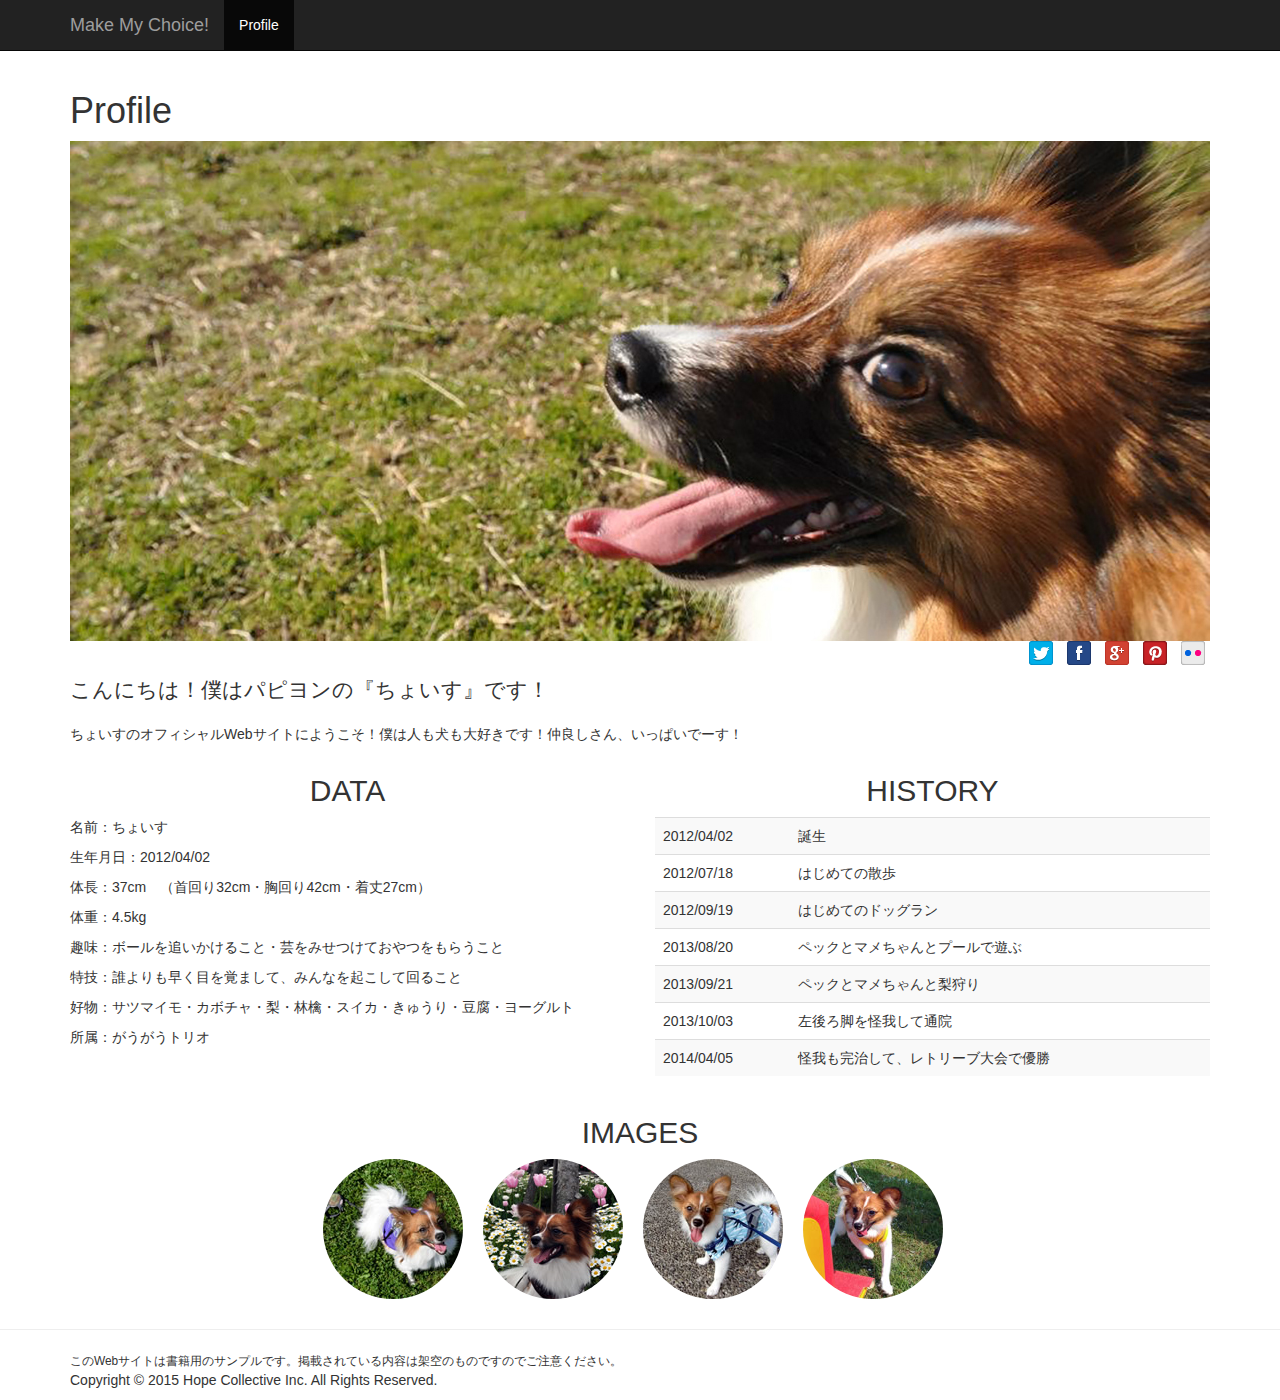
<file: step1/index.html>
<!DOCTYPE html>
<html lang="ja">
<head>
	<meta charset="utf-8">
	<meta http-equiv="X-UA-Compatible" content="IE=edge">
	<meta name="viewport" content="width=device-width, initial-scale=1">
	<title>Make My Choice!</title>

	<!-- Bootstrap core CSS -->
	<link href="css/bootstrap.css" rel="stylesheet">

	<!--[if lt IE 9]>
	<script src="https://oss.maxcdn.com/libs/html5shiv/3.7.0/html5shiv.js"></script>
	<script src="https://oss.maxcdn.com/libs/respond.js/1.4.2/respond.min.js"></script>
	<![endif]-->

</head>
<body>
	<header id="header" class="navbar navbar-inverse navbar-static-top" role="banner">
		<div class="container">
			<div class="navbar-header">
				<button type="button" class="navbar-toggle" data-toggle="collapse" data-target=".navbar-top">
					<span class="icon-bar"></span>
					<span class="icon-bar"></span>
					<span class="icon-bar"></span>
				</button>
				<a class="navbar-brand" href="./index.html">Make My Choice!</a>
			</div>
			<nav class="collapse navbar-collapse navbar-top" role="navigation">
				<ul class="nav navbar-nav">
					<li class="active"><a href="./index.html">Profile</a></li>
				</ul>
			</nav>
		</div>
	</header>
	<div class="container">
		<h1>Profile</h1>
		<img src="img/image-main.jpg" class="img-responsive" width="1140" height="500" alt="" />
		<ul class="list-inline text-right">
			<li><img src="img/icon-twitter.png" width="24" height="24" alt="Twitter" /></li>
			<li><img src="img/icon-facebook.png" width="24" height="24" alt="Facebook" /></li>
			<li><img src="img/icon-google-plus.png" width="24" height="24" alt="Google Plus" /></li>
			<li><img src="img/icon-pinterest.png" width="24" height="24" alt="Pinterest" /></li>
			<li><img src="img/icon-flickr.png" width="24" height="24" alt="Flickr" /></li>
		</ul>
		<p class="lead">こんにちは！僕はパピヨンの『ちょいす』です！</p>
		<p>ちょいすのオフィシャルWebサイトにようこそ！僕は人も犬も大好きです！仲良しさん、いっぱいでーす！</p>
		<div class="row">
			<div class="col-xs-12 col-md-6">
				<h2 class="text-center">DATA</h2>
				<ul class="list-unstyled">
					<li><p>名前：ちょいす</p></li>
					<li><p>生年月日：2012/04/02</p></li>
					<li><p>体長：37cm　（首回り32cm・胸回り42cm・着丈27cm）</p></li>
					<li><p>体重：4.5kg</p></li>
					<li><p>趣味：ボールを追いかけること・芸をみせつけておやつをもらうこと</p></li>
					<li><p>特技：誰よりも早く目を覚まして、みんなを起こして回ること</p></li>
					<li><p>好物：サツマイモ・カボチャ・梨・林檎・スイカ・きゅうり・豆腐・ヨーグルト</p></li>
					<li><p>所属：がうがうトリオ</p></li>
				</ul>
			</div>
			<div class="col-xs-12 col-md-6">
				<h2 class="text-center">HISTORY</h2>
				<table class="table table-striped">
					<tr>
						<td>2012/04/02</td>
						<td>誕生</td>
					</tr>
					<tr>
						<td>2012/07/18</td>
						<td>はじめての散歩</td>
					</tr>
					<tr>
						<td>2012/09/19</td>
						<td>はじめてのドッグラン</td>
					</tr>
					<tr>
						<td>2013/08/20</td>
						<td>ペックとマメちゃんとプールで遊ぶ</td>
					</tr>
					<tr>
						<td>2013/09/21</td>
						<td>ペックとマメちゃんと梨狩り</td>
					</tr>
					<tr>
						<td>2013/10/03</td>
						<td>左後ろ脚を怪我して通院</td>
					</tr>
					<tr>
						<td>2014/04/05</td>
						<td>怪我も完治して、レトリーブ大会で優勝</td>
					</tr>
				</table>
			</div>
		</div>
		<div class="row">
			<div class="col-xs-12 col-md-12">
				<h2 class="text-center">IMAGES</h2>
				<ul class="list-inline text-center">
					<li><img src="img/image-top1.jpg" width="140" height="140" class="img-circle" /><li>
					<li><img src="img/image-top2.jpg" width="140" height="140" class="img-circle" /><li>
					<li><img src="img/image-top3.jpg" width="140" height="140" class="img-circle" /><li>
					<li><img src="img/image-top4.jpg" width="140" height="140" class="img-circle" /><li>
				</ul>
			</div>
		</div>
	</div>
	<hr />
	<footer>
		<div class="container">
			<small>このWebサイトは書籍用のサンプルです。掲載されている内容は架空のものですのでご注意ください。</small>
			<p>Copyright &copy; 2015 Hope Collective Inc. All Rights Reserved.</p>
		</div>
	</footer>

</body>
</html>
</file>
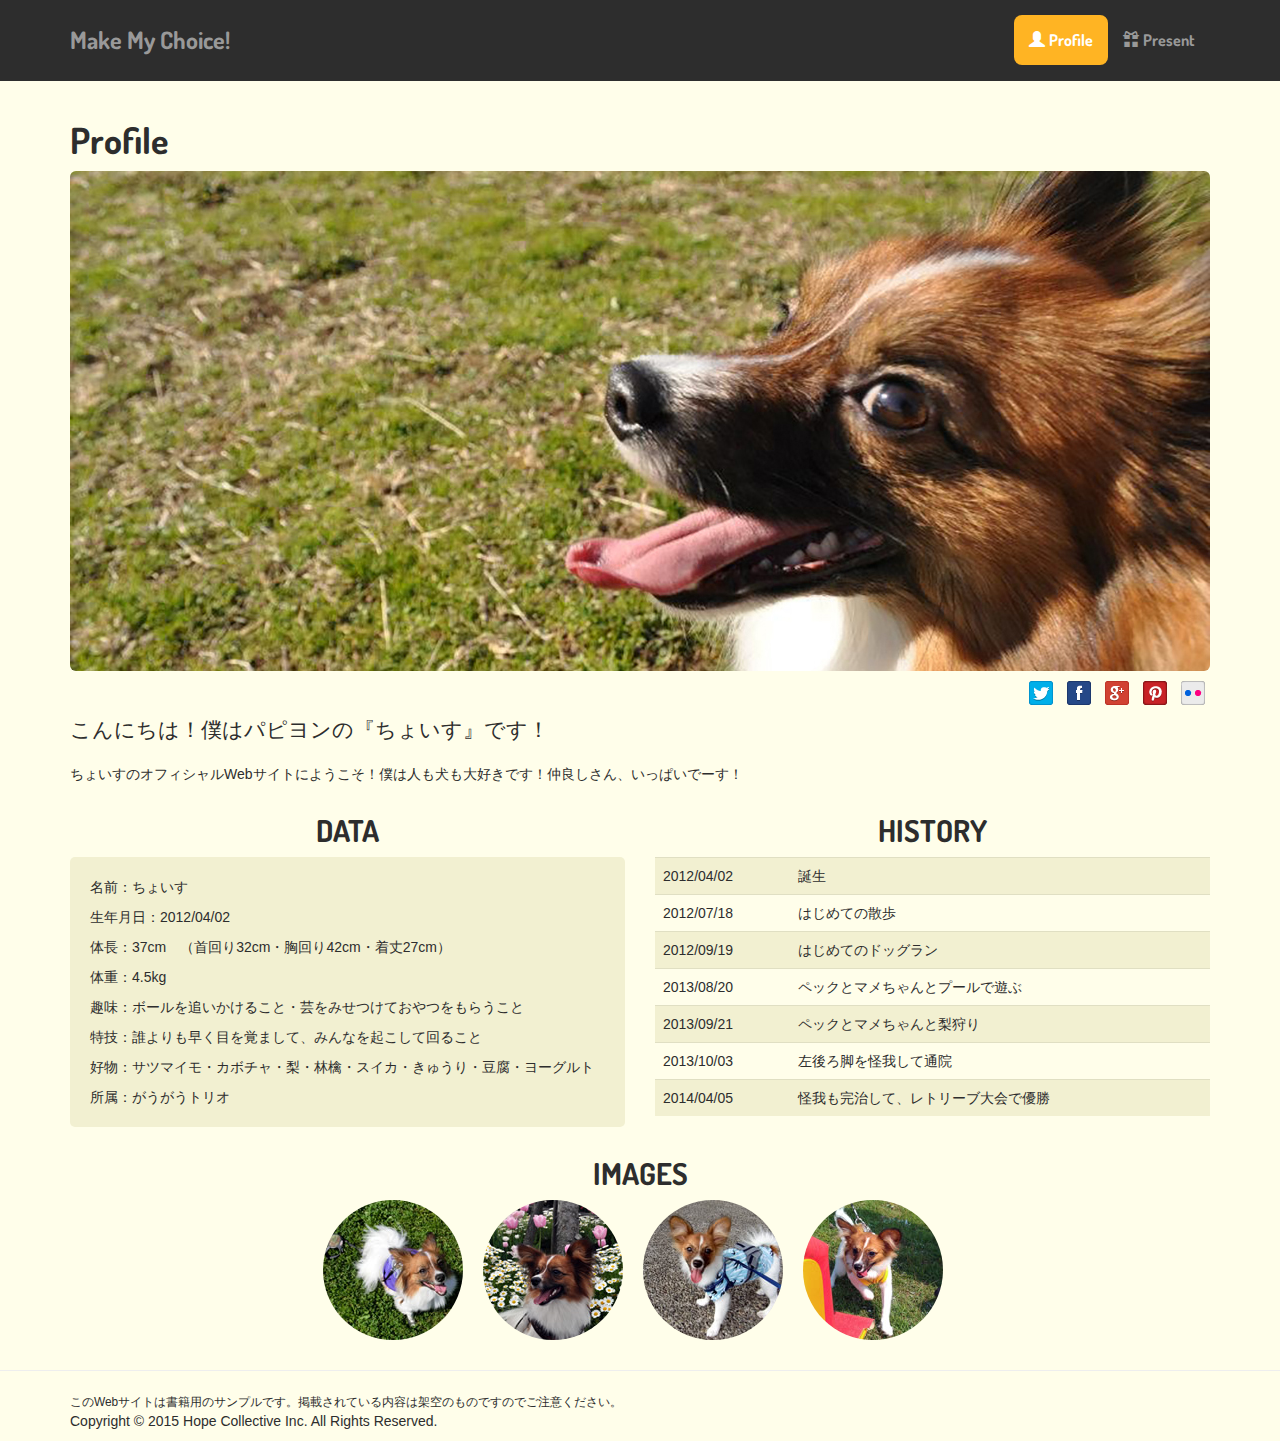
<file: step2/index.html>
<!DOCTYPE html>
<html lang="ja">
<head>
	<meta charset="utf-8">
	<meta http-equiv="X-UA-Compatible" content="IE=edge">
	<meta name="viewport" content="width=device-width, initial-scale=1">
	<title>Make My Choice!</title>

	<!-- Bootstrap core CSS -->
	<link href="css/bootstrap.css" rel="stylesheet">

	<!-- Google Web Fonts CSS -->
	<link href="http://fonts.googleapis.com/css?family=Dosis:400,700" rel="stylesheet">

	<!-- Original CSS -->
	<link href="css/styles.css" rel="stylesheet">

	<!--[if lt IE 9]>
	<script src="https://oss.maxcdn.com/libs/html5shiv/3.7.0/html5shiv.js"></script>
	<script src="https://oss.maxcdn.com/libs/respond.js/1.4.2/respond.min.js"></script>
	<![endif]-->

</head>
<body>
	<header id="header" class="navbar navbar-inverse navbar-static-top" role="banner">
		<div class="container">
			<div class="navbar-header">
				<button type="button" class="navbar-toggle" data-toggle="collapse" data-target=".navbar-top">
					<span class="icon-bar"></span>
					<span class="icon-bar"></span>
					<span class="icon-bar"></span>
				</button>
				<a class="navbar-brand" href="./index.html">Make My Choice!</a>
			</div>
			<nav class="collapse navbar-collapse navbar-top navbar-right" role="navigation">
				<ul class="nav navbar-nav">
					<li class="active"><a href="./index.html"><span class="glyphicon glyphicon-user"></span>Profile</a></li>
					<li><a href="./present.html"><span class="glyphicon glyphicon-gift"></span>Present</a></li>
				</ul>
			</nav>
		</div>
	</header>
	<div id="content-profile" class="container">
		<h1>Profile</h1>
		<img src="img/image-main.jpg" class="img-responsive img-rounded" width="1140" height="500" alt="" />
		<ul id="btn-social" class="list-inline text-right">
			<li><img src="img/icon-twitter.png" width="24" height="24" alt="Twitter" /></li>
			<li><img src="img/icon-facebook.png" width="24" height="24" alt="Facebook" /></li>
			<li><img src="img/icon-google-plus.png" width="24" height="24" alt="Google Plus" /></li>
			<li><img src="img/icon-pinterest.png" width="24" height="24" alt="Pinterest" /></li>
			<li><img src="img/icon-flickr.png" width="24" height="24" alt="Flickr" /></li>
		</ul>
		<p class="lead">こんにちは！僕はパピヨンの『ちょいす』です！</p>
		<p>ちょいすのオフィシャルWebサイトにようこそ！僕は人も犬も大好きです！仲良しさん、いっぱいでーす！</p>
		<div class="row">
			<div id="section-data" class="col-xs-12 col-md-6">
				<h2 class="text-center">DATA</h2>
				<ul class="list-unstyled">
					<li><p>名前：ちょいす</p></li>
					<li><p>生年月日：2012/04/02</p></li>
					<li><p>体長：37cm　（首回り32cm・胸回り42cm・着丈27cm）</p></li>
					<li><p>体重：4.5kg</p></li>
					<li><p>趣味：ボールを追いかけること・芸をみせつけておやつをもらうこと</p></li>
					<li><p>特技：誰よりも早く目を覚まして、みんなを起こして回ること</p></li>
					<li><p>好物：サツマイモ・カボチャ・梨・林檎・スイカ・きゅうり・豆腐・ヨーグルト</p></li>
					<li><p>所属：がうがうトリオ</p></li>
				</ul>
			</div>
			<div id="section-history" class="col-xs-12 col-md-6">
				<h2 class="text-center">HISTORY</h2>
				<table class="table table-striped">
					<tr>
						<td>2012/04/02</td>
						<td>誕生</td>
					</tr>
					<tr>
						<td>2012/07/18</td>
						<td>はじめての散歩</td>
					</tr>
					<tr>
						<td>2012/09/19</td>
						<td>はじめてのドッグラン</td>
					</tr>
					<tr>
						<td>2013/08/20</td>
						<td>ペックとマメちゃんとプールで遊ぶ</td>
					</tr>
					<tr>
						<td>2013/09/21</td>
						<td>ペックとマメちゃんと梨狩り</td>
					</tr>
					<tr>
						<td>2013/10/03</td>
						<td>左後ろ脚を怪我して通院</td>
					</tr>
					<tr>
						<td>2014/04/05</td>
						<td>怪我も完治して、レトリーブ大会で優勝</td>
					</tr>
				</table>
			</div>
		</div>
		<div class="row">
			<div class="col-xs-12 col-md-12">
				<h2 class="text-center">IMAGES</h2>
				<ul class="list-inline text-center">
					<li><img src="img/image-top1.jpg" width="140" height="140" class="img-circle" /><li>
					<li><img src="img/image-top2.jpg" width="140" height="140" class="img-circle" /><li>
					<li><img src="img/image-top3.jpg" width="140" height="140" class="img-circle" /><li>
					<li><img src="img/image-top4.jpg" width="140" height="140" class="img-circle" /><li>
				</ul>
			</div>
		</div>
	</div>
	<hr />
	<footer>
		<div class="container">
			<small>このWebサイトは書籍用のサンプルです。掲載されている内容は架空のものですのでご注意ください。</small>
			<p>Copyright &copy; 2015 Hope Collective Inc. All Rights Reserved.</p>
		</div>
	</footer>

</body>
</html>
</file>
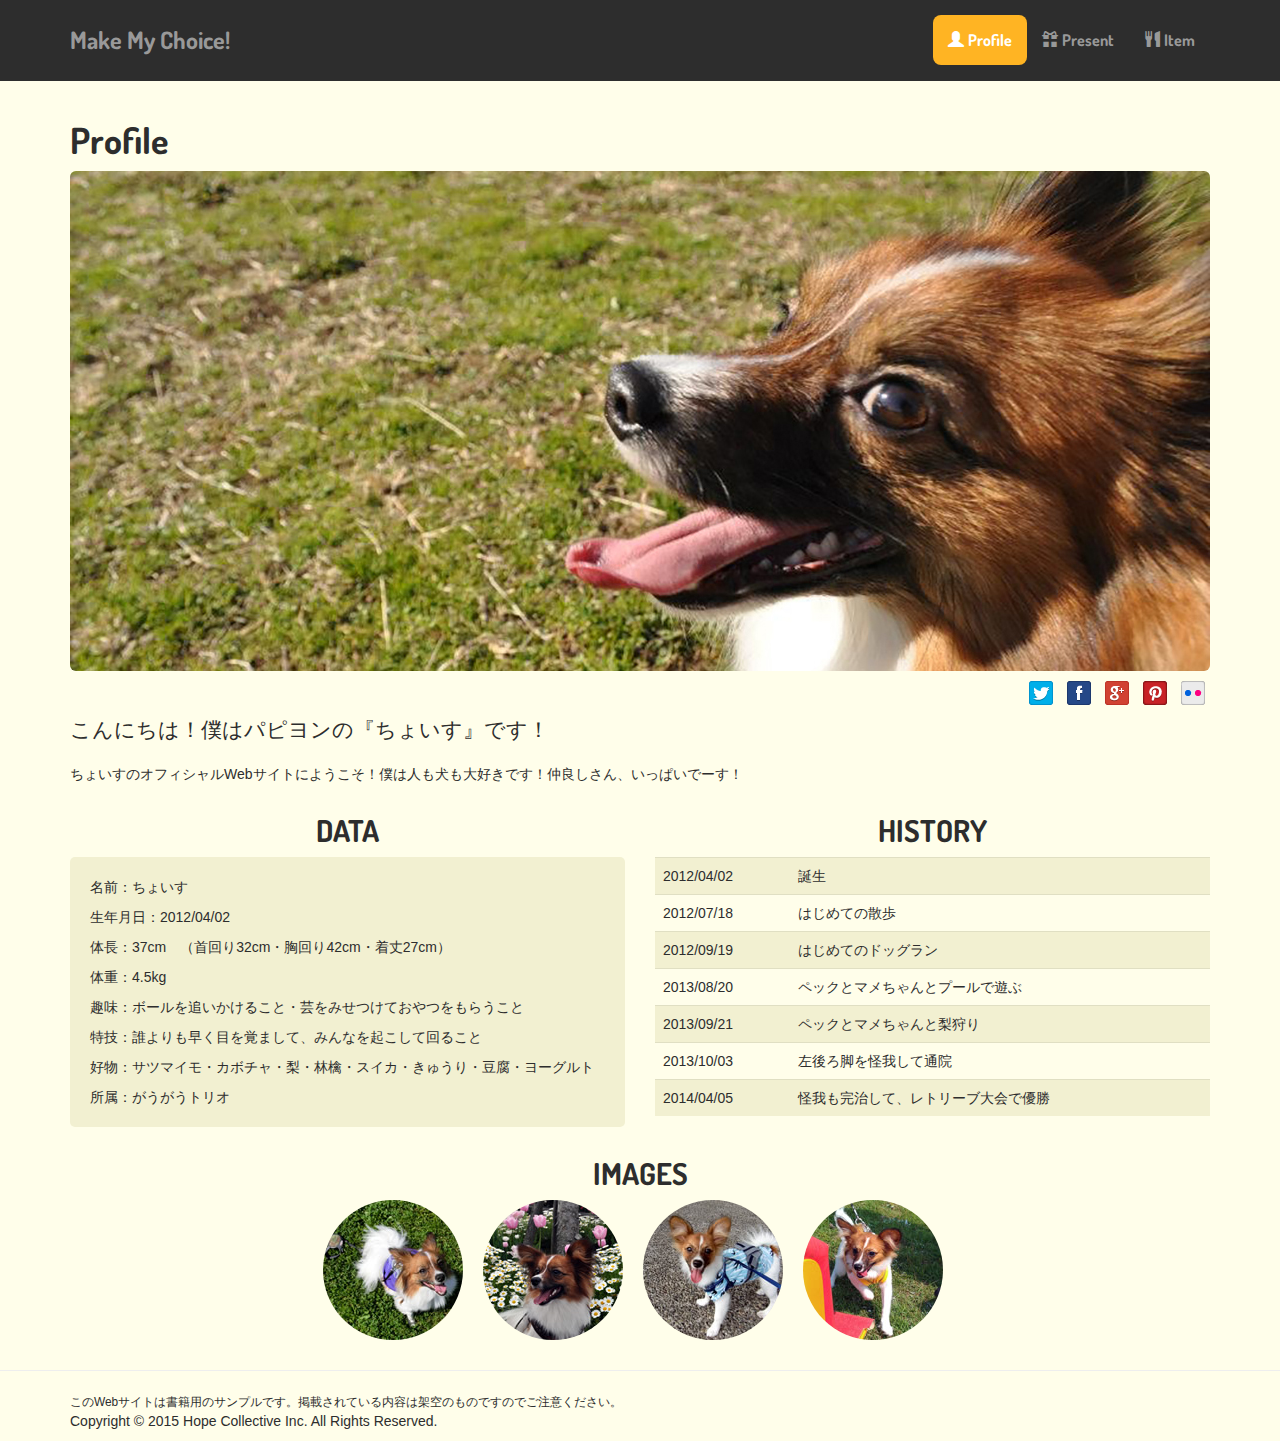
<file: step3/index.html>
<!DOCTYPE html>
<html lang="ja">
<head>
	<meta charset="utf-8">
	<meta http-equiv="X-UA-Compatible" content="IE=edge">
	<meta name="viewport" content="width=device-width, initial-scale=1">
	<title>Make My Choice!</title>

	<!-- Bootstrap core CSS -->
	<link href="css/bootstrap.css" rel="stylesheet">

	<!-- Google Web Fonts CSS -->
	<link href="http://fonts.googleapis.com/css?family=Dosis:400,700" rel="stylesheet">

	<!-- Original CSS -->
	<link href="css/styles.css" rel="stylesheet">

	<!--[if lt IE 9]>
	<script src="https://oss.maxcdn.com/libs/html5shiv/3.7.0/html5shiv.js"></script>
	<script src="https://oss.maxcdn.com/libs/respond.js/1.4.2/respond.min.js"></script>
	<![endif]-->

</head>
<body>
	<header id="header" class="navbar navbar-inverse navbar-static-top" role="banner">
		<div class="container">
			<div class="navbar-header">
				<button type="button" class="navbar-toggle" data-toggle="collapse" data-target=".navbar-top">
					<span class="icon-bar"></span>
					<span class="icon-bar"></span>
					<span class="icon-bar"></span>
				</button>
				<a class="navbar-brand" href="./index.html">Make My Choice!</a>
			</div>
			<nav class="collapse navbar-collapse navbar-top navbar-right" role="navigation">
				<ul class="nav navbar-nav">
					<li class="active"><a href="./index.html"><span class="glyphicon glyphicon-user"></span>Profile</a></li>
					<li><a href="./present.html"><span class="glyphicon glyphicon-gift"></span>Present</a></li>
					<li><a href="./item.html"><span class="glyphicon glyphicon-cutlery"></span>Item</a></li>
				</ul>
			</nav>
		</div>
	</header>
	<div id="content-profile" class="container">
		<h1>Profile</h1>
		<img src="img/image-main.jpg" class="img-responsive img-rounded" width="1140" height="500" alt="" />
		<ul id="btn-social" class="list-inline text-right">
			<li><img src="img/icon-twitter.png" width="24" height="24" alt="Twitter" /></li>
			<li><img src="img/icon-facebook.png" width="24" height="24" alt="Facebook" /></li>
			<li><img src="img/icon-google-plus.png" width="24" height="24" alt="Google Plus" /></li>
			<li><img src="img/icon-pinterest.png" width="24" height="24" alt="Pinterest" /></li>
			<li><img src="img/icon-flickr.png" width="24" height="24" alt="Flickr" /></li>
		</ul>
		<p class="lead">こんにちは！僕はパピヨンの『ちょいす』です！</p>
		<p>ちょいすのオフィシャルWebサイトにようこそ！僕は人も犬も大好きです！仲良しさん、いっぱいでーす！</p>
		<div class="row">
			<div id="section-data" class="col-xs-12 col-md-6">
				<h2 class="text-center">DATA</h2>
				<ul class="list-unstyled">
					<li><p>名前：ちょいす</p></li>
					<li><p>生年月日：2012/04/02</p></li>
					<li><p>体長：37cm　（首回り32cm・胸回り42cm・着丈27cm）</p></li>
					<li><p>体重：4.5kg</p></li>
					<li><p>趣味：ボールを追いかけること・芸をみせつけておやつをもらうこと</p></li>
					<li><p>特技：誰よりも早く目を覚まして、みんなを起こして回ること</p></li>
					<li><p>好物：サツマイモ・カボチャ・梨・林檎・スイカ・きゅうり・豆腐・ヨーグルト</p></li>
					<li><p>所属：がうがうトリオ</p></li>
				</ul>
			</div>
			<div id="section-history" class="col-xs-12 col-md-6">
				<h2 class="text-center">HISTORY</h2>
				<table class="table table-striped">
					<tr>
						<td>2012/04/02</td>
						<td>誕生</td>
					</tr>
					<tr>
						<td>2012/07/18</td>
						<td>はじめての散歩</td>
					</tr>
					<tr>
						<td>2012/09/19</td>
						<td>はじめてのドッグラン</td>
					</tr>
					<tr>
						<td>2013/08/20</td>
						<td>ペックとマメちゃんとプールで遊ぶ</td>
					</tr>
					<tr>
						<td>2013/09/21</td>
						<td>ペックとマメちゃんと梨狩り</td>
					</tr>
					<tr>
						<td>2013/10/03</td>
						<td>左後ろ脚を怪我して通院</td>
					</tr>
					<tr>
						<td>2014/04/05</td>
						<td>怪我も完治して、レトリーブ大会で優勝</td>
					</tr>
				</table>
			</div>
		</div>
		<div class="row">
			<div class="col-xs-12 col-md-12">
				<h2 class="text-center">IMAGES</h2>
				<ul class="list-inline text-center">
					<li><img src="img/image-top1.jpg" width="140" height="140" class="img-circle" /><li>
					<li><img src="img/image-top2.jpg" width="140" height="140" class="img-circle" /><li>
					<li><img src="img/image-top3.jpg" width="140" height="140" class="img-circle" /><li>
					<li><img src="img/image-top4.jpg" width="140" height="140" class="img-circle" /><li>
				</ul>
			</div>
		</div>
	</div>
	<hr />
	<footer>
		<div class="container">
			<small>このWebサイトは書籍用のサンプルです。掲載されている内容は架空のものですのでご注意ください。</small>
			<p>Copyright &copy; 2015 Hope Collective Inc. All Rights Reserved.</p>
		</div>
	</footer>

	<script src="http://code.jquery.com/jquery-1.11.3.min.js"></script>
	<script src="js/bootstrap.js"></script>

</body>
</html>
</file>
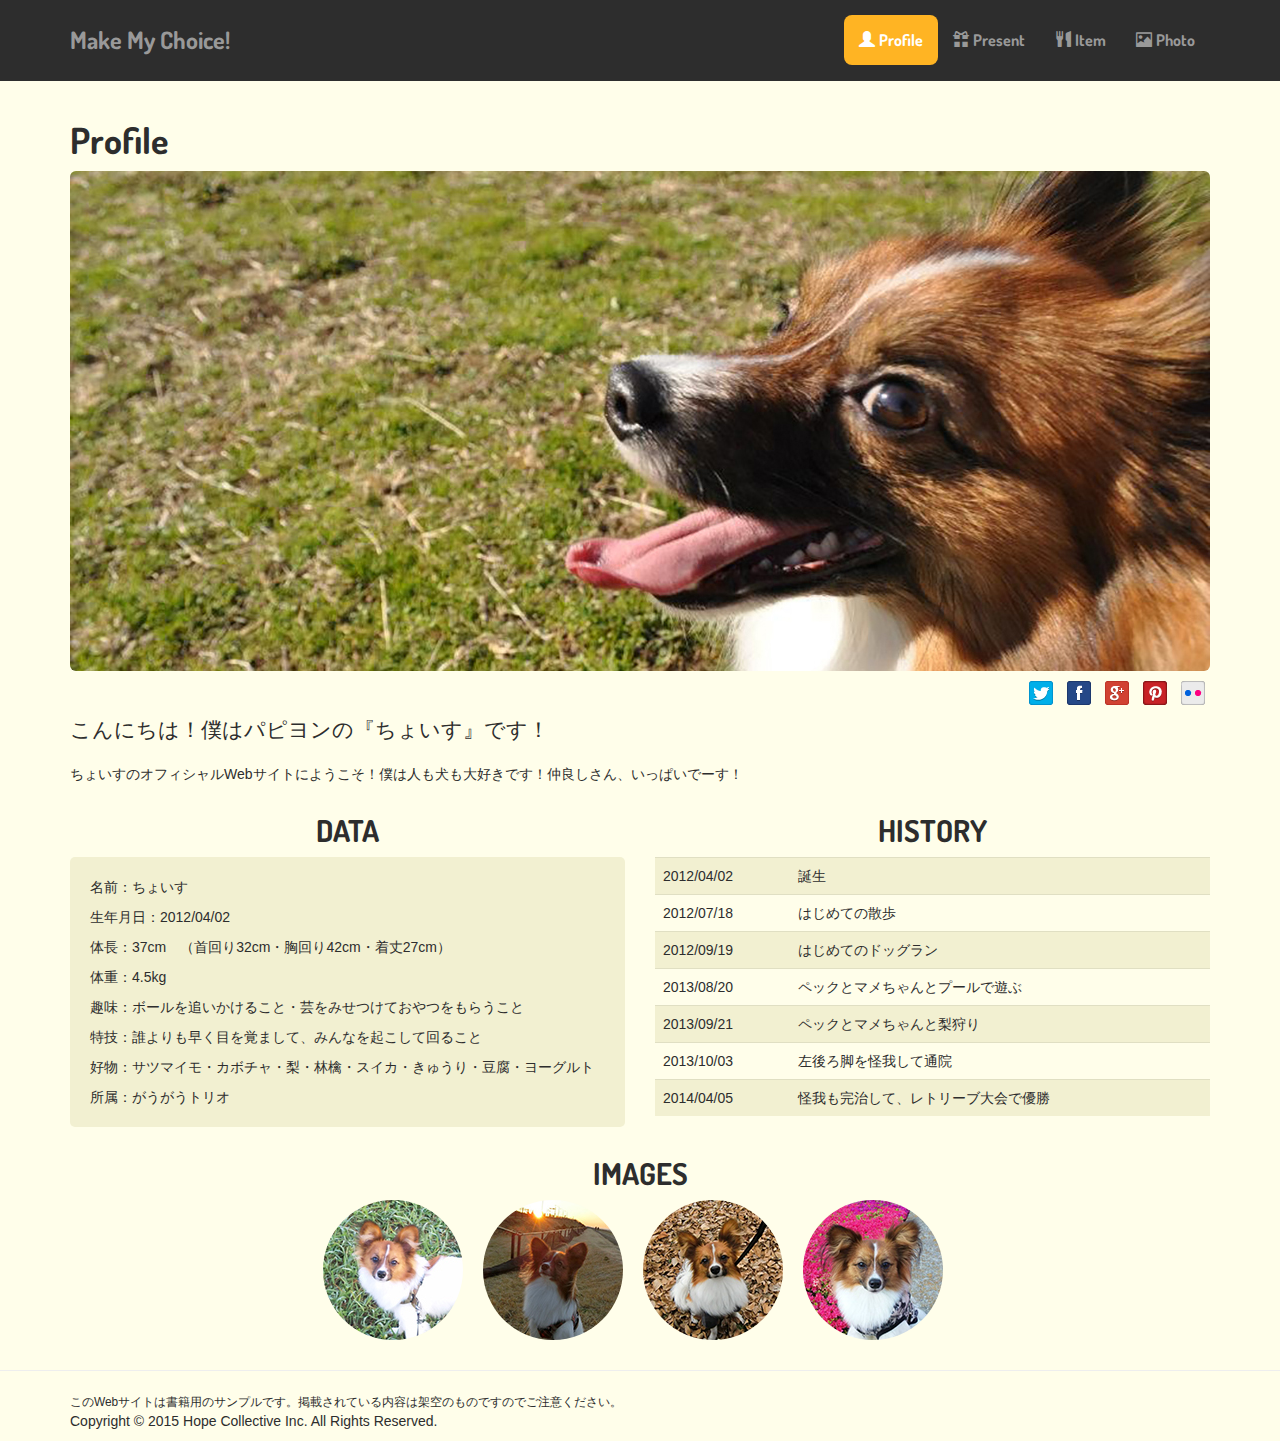
<file: step4/index.html>
<!DOCTYPE html>
<html lang="ja">
<head>
	<meta charset="utf-8">
	<meta http-equiv="X-UA-Compatible" content="IE=edge">
	<meta name="viewport" content="width=device-width, initial-scale=1">
	<title>Make My Choice!</title>

	<!-- Bootstrap core CSS -->
	<link href="css/bootstrap.css" rel="stylesheet">

	<!-- Google Web Fonts CSS -->
	<link href="http://fonts.googleapis.com/css?family=Dosis:400,700" rel="stylesheet">

	<!-- Original CSS -->
	<link href="css/styles.css" rel="stylesheet">

	<!--[if lt IE 9]>
	<script src="https://oss.maxcdn.com/libs/html5shiv/3.7.0/html5shiv.js"></script>
	<script src="https://oss.maxcdn.com/libs/respond.js/1.4.2/respond.min.js"></script>
	<![endif]-->

</head>
<body>
	<header id="header" class="navbar navbar-inverse navbar-static-top" role="banner">
		<div class="container">
			<div class="navbar-header">
				<button type="button" class="navbar-toggle" data-toggle="collapse" data-target=".navbar-top">
					<span class="icon-bar"></span>
					<span class="icon-bar"></span>
					<span class="icon-bar"></span>
				</button>
				<a class="navbar-brand" href="./index.html">Make My Choice!</a>
			</div>
			<nav class="collapse navbar-collapse navbar-top navbar-right" role="navigation">
				<ul class="nav navbar-nav">
					<li class="active"><a href="./index.html"><span class="glyphicon glyphicon-user"></span>Profile</a></li>
					<li><a href="./present.html"><span class="glyphicon glyphicon-gift"></span>Present</a></li>
					<li><a href="./item.html"><span class="glyphicon glyphicon-cutlery"></span>Item</a></li>
					<li><a href="./photo.html"><span class="glyphicon glyphicon-picture"></span>Photo</a></li>
				</ul>
			</nav>
		</div>
	</header>
	<div id="content-profile" class="container">
		<h1>Profile</h1>
		<img src="img/image-main.jpg" class="img-responsive img-rounded" width="1140" height="500" alt="" />
		<ul id="btn-social" class="list-inline text-right">
			<li><img src="img/icon-twitter.png" width="24" height="24" alt="Twitter" /></li>
			<li><img src="img/icon-facebook.png" width="24" height="24" alt="Facebook" /></li>
			<li><img src="img/icon-google-plus.png" width="24" height="24" alt="Google Plus" /></li>
			<li><img src="img/icon-pinterest.png" width="24" height="24" alt="Pinterest" /></li>
			<li><img src="img/icon-flickr.png" width="24" height="24" alt="Flickr" /></li>
		</ul>
		<p class="lead">こんにちは！僕はパピヨンの『ちょいす』です！</p>
		<p>ちょいすのオフィシャルWebサイトにようこそ！僕は人も犬も大好きです！仲良しさん、いっぱいでーす！</p>
		<div class="row">
			<div id="section-data" class="col-xs-12 col-md-6">
				<h2 class="text-center">DATA</h2>
				<ul class="list-unstyled">
					<li><p>名前：ちょいす</p></li>
					<li><p>生年月日：2012/04/02</p></li>
					<li><p>体長：37cm　（首回り32cm・胸回り42cm・着丈27cm）</p></li>
					<li><p>体重：4.5kg</p></li>
					<li><p>趣味：ボールを追いかけること・芸をみせつけておやつをもらうこと</p></li>
					<li><p>特技：誰よりも早く目を覚まして、みんなを起こして回ること</p></li>
					<li><p>好物：サツマイモ・カボチャ・梨・林檎・スイカ・きゅうり・豆腐・ヨーグルト</p></li>
					<li><p>所属：がうがうトリオ</p></li>
				</ul>
			</div>
			<div id="section-history" class="col-xs-12 col-md-6">
				<h2 class="text-center">HISTORY</h2>
				<table class="table table-striped">
					<tr>
						<td>2012/04/02</td>
						<td>誕生</td>
					</tr>
					<tr>
						<td>2012/07/18</td>
						<td>はじめての散歩</td>
					</tr>
					<tr>
						<td>2012/09/19</td>
						<td>はじめてのドッグラン</td>
					</tr>
					<tr>
						<td>2013/08/20</td>
						<td>ペックとマメちゃんとプールで遊ぶ</td>
					</tr>
					<tr>
						<td>2013/09/21</td>
						<td>ペックとマメちゃんと梨狩り</td>
					</tr>
					<tr>
						<td>2013/10/03</td>
						<td>左後ろ脚を怪我して通院</td>
					</tr>
					<tr>
						<td>2014/04/05</td>
						<td>怪我も完治して、レトリーブ大会で優勝</td>
					</tr>
				</table>
			</div>
		</div>
		<div class="row">
			<div class="col-xs-12 col-md-12">
				<h2 class="text-center">IMAGES</h2>
				<ul class="list-inline text-center">
					<li><img src="img/image-top1.jpg" width="140" height="140" class="img-circle" /><li>
					<li><img src="img/image-top2.jpg" width="140" height="140" class="img-circle" /><li>
					<li><img src="img/image-top3.jpg" width="140" height="140" class="img-circle" /><li>
					<li><img src="img/image-top4.jpg" width="140" height="140" class="img-circle" /><li>
				</ul>
			</div>
		</div>
	</div>
	<hr />
	<footer>
		<div class="container">
			<small>このWebサイトは書籍用のサンプルです。掲載されている内容は架空のものですのでご注意ください。</small>
			<p>Copyright &copy; 2015 Hope Collective Inc. All Rights Reserved.</p>
		</div>
	</footer>

	<script src="http://code.jquery.com/jquery-1.11.3.min.js"></script>
	<script src="js/bootstrap.js"></script>

</body>
</html>
</file>
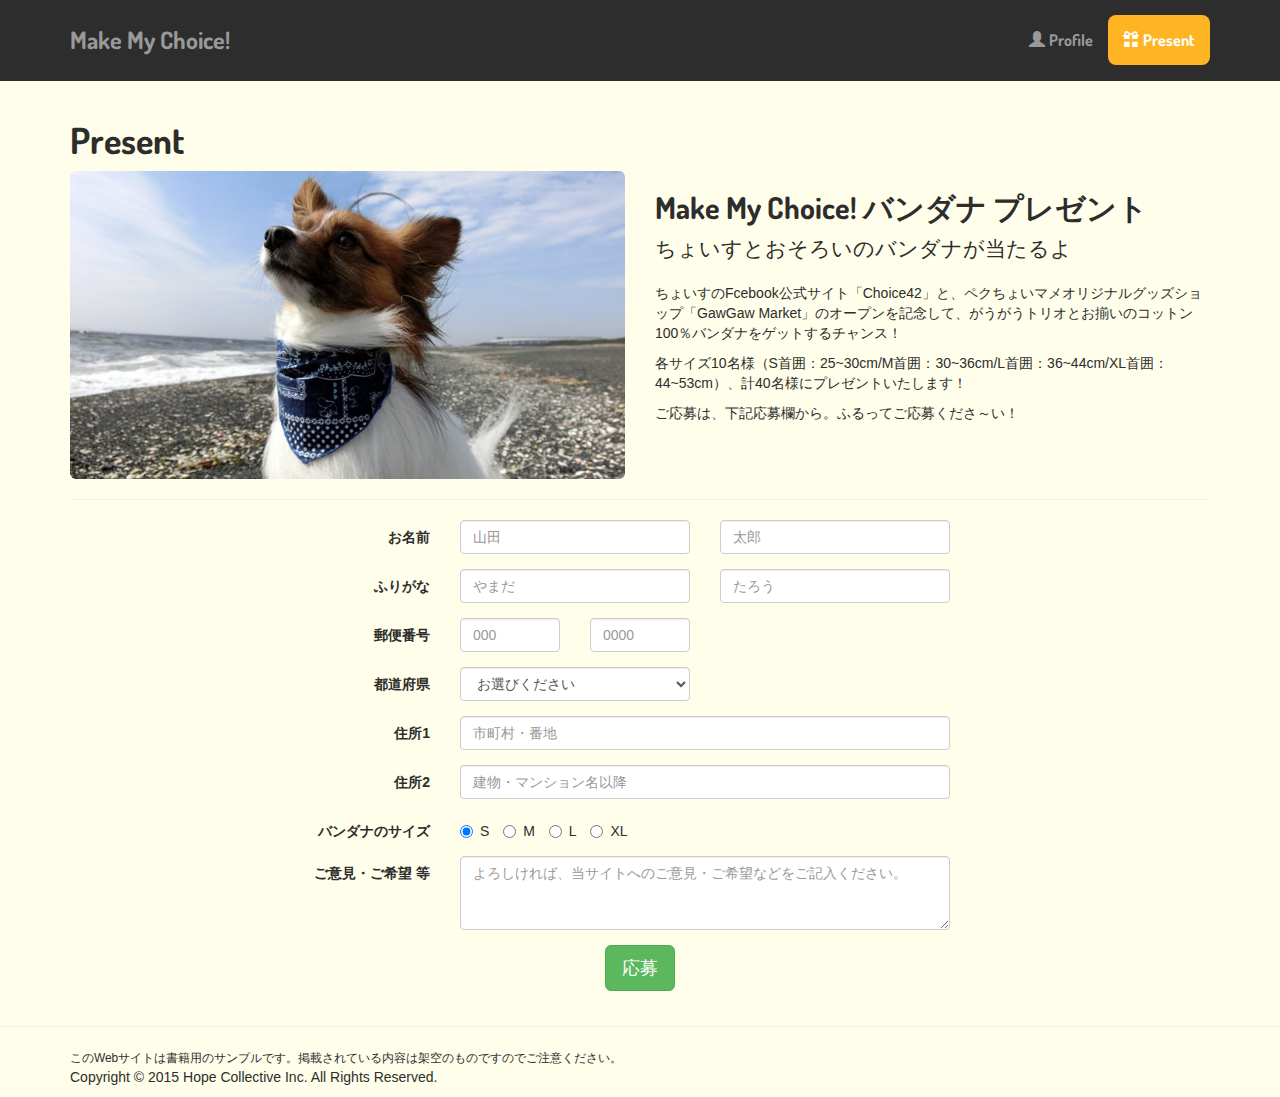
<file: step2/present.html>
<!DOCTYPE html>
<html lang="ja">
<head>
	<meta charset="utf-8">
	<meta http-equiv="X-UA-Compatible" content="IE=edge">
	<meta name="viewport" content="width=device-width, initial-scale=1">
	<title>Make My Choice! | Present</title>

	<!-- Bootstrap core CSS -->
	<link href="css/bootstrap.css" rel="stylesheet">

	<!-- Google Web Fonts CSS -->
	<link href="http://fonts.googleapis.com/css?family=Dosis:400,700" rel="stylesheet">

	<!-- Original CSS -->
	<link href="css/styles.css" rel="stylesheet">

	<!--[if lt IE 9]>
	<script src="https://oss.maxcdn.com/libs/html5shiv/3.7.0/html5shiv.js"></script>
	<script src="https://oss.maxcdn.com/libs/respond.js/1.4.2/respond.min.js"></script>
	<![endif]-->

</head>
<body>
	<header id="header" class="navbar navbar-inverse navbar-static-top" role="banner">
		<div class="container">
			<div class="navbar-header">
				<button type="button" class="navbar-toggle" data-toggle="collapse" data-target=".navbar-top">
					<span class="icon-bar"></span>
					<span class="icon-bar"></span>
					<span class="icon-bar"></span>
				</button>
				<a class="navbar-brand" href="./index.html">Make My Choice!</a>
			</div>
			<nav class="collapse navbar-collapse navbar-top navbar-right" role="navigation">
				<ul class="nav navbar-nav">
					<li><a href="./index.html"><span class="glyphicon glyphicon-user"></span>Profile</a></li>
					<li class="active"><a href="./present.html"><span class="glyphicon glyphicon-gift"></span>Present</a></li>
				</ul>
			</nav>
		</div>
	</header>
	<div id="content-present" class="container">
		<h1>Present</h1>
		<div class="row">
			<div class="col-xs-12 col-md-6">
				<img src="img/image-present.jpg" class="img-responsive img-rounded" width="720" height="400" alt="" />
			</div>
			<div class="col-xs-12 col-md-6">
				<h2>Make My Choice! バンダナ プレゼント</h2>
				<p class="lead">ちょいすとおそろいのバンダナが当たるよ</p>
				<p>ちょいすのFcebook公式サイト「Choice42」と、ペクちょいマメオリジナルグッズショップ「GawGaw Market」のオープンを記念して、がうがうトリオとお揃いのコットン100％バンダナをゲットするチャンス！</p>
				<p>各サイズ10名様（S首囲：25~30cm/M首囲：30~36cm/L首囲：36~44cm/XL首囲：44~53cm）、計40名様にプレゼントいたします！</p>
				<p>ご応募は、下記応募欄から。ふるってご応募くださ～い！</p>
			</div>
		</div>
		<hr />
		<form class="form-horizontal" role="form">
			<div class="form-group">
				<label for="inputName" class="col-sm-4 control-label">お名前</label>
				<div class="col-sm-8">
					<div class="row">
						<div class="col-sm-4">
							<input type="text" class="form-control" id="inputName" placeholder="山田">
						</div>
						<div class="col-sm-4">
							<input type="text" class="form-control" placeholder="太郎">
						</div>
					</div>
				</div>
			</div>
			<div class="form-group">
				<label for="inputKana" class="col-sm-4 control-label">ふりがな</label>
				<div class="col-sm-8">
					<div class="row">
						<div class="col-sm-4">
							<input type="text" class="form-control" id="inputKana" placeholder="やまだ">
						</div>
						<div class="col-sm-4">
							<input type="text" class="form-control" placeholder="たろう">
						</div>
					</div>
				</div>
			</div>
			<div class="form-group">
				<label for="inputZip" class="control-label col-sm-4">郵便番号</label>
				<div class="col-sm-8">
					<div class="row">
						<div class="col-xs-6 col-sm-2 col-md-2 col-lg-2">
							<input type="text" class="form-control" id="inputZip" placeholder="000">
						</div>
						<div class="col-xs-6 col-sm-3 col-md-2 col-lg-2">
							<input type="text" class="form-control" placeholder="0000">
						</div>
					</div>
				</div>
			</div>
			<div class="form-group">
				<label for="inputPrefectural" class="control-label col-sm-4">都道府県</label>
				<div class="col-sm-8">
					<div class="row">
						<div class="col-sm-5 col-md-4">
							<select class="form-control">
								<option value="" selected="selected">お選びください</option>
								<option value="北海道">北海道
								<option value="青森県">青森県
								<option value="岩手県">岩手県
								<option value="宮城県">宮城県
								<option value="秋田県">秋田県
								<option value="山形県">山形県
								<option value="福島県">福島県
								<option value="茨城県">茨城県
								<option value="栃木県">栃木県
								<option value="群馬県">群馬県
								<option value="埼玉県">埼玉県
								<option value="千葉県">千葉県
								<option value="東京都">東京都
								<option value="神奈川県">神奈川県
								<option value="新潟県">新潟県
								<option value="富山県">富山県
								<option value="石川県">石川県
								<option value="福井県">福井県
								<option value="山梨県">山梨県
								<option value="長野県">長野県
								<option value="岐阜県">岐阜県
								<option value="静岡県">静岡県
								<option value="愛知県">愛知県
								<option value="三重県">三重県
								<option value="滋賀県">滋賀県
								<option value="京都府">京都府
								<option value="大阪府">大阪府
								<option value="兵庫県">兵庫県
								<option value="奈良県">奈良県
								<option value="和歌山県">和歌山県
								<option value="鳥取県">鳥取県
								<option value="島根県">島根県
								<option value="岡山県">岡山県
								<option value="広島県">広島県
								<option value="山口県">山口県
								<option value="徳島県">徳島県
								<option value="香川県">香川県
								<option value="愛媛県">愛媛県
								<option value="高知県">高知県
								<option value="福岡県">福岡県
								<option value="佐賀県">佐賀県
								<option value="長崎県">長崎県
								<option value="熊本県">熊本県
								<option value="大分県">大分県
								<option value="宮崎県">宮崎県
								<option value="鹿児島県">鹿児島県
								<option value="沖縄県">沖縄県
							</select>
						</div>
					</div>
				</div>
			</div>
			<div class="form-group">
				<label for="inputAddress1" class="control-label col-sm-4">住所1</label>
				<div class="col-sm-8">
					<div class="row">
						<div class="col-sm-8">
							<input type="text" class="form-control" id="inputAddress1" placeholder="市町村・番地">
						</div>
					</div>
				</div>
			</div>
			<div class="form-group">
				<label for="inputAddress2" class="control-label col-sm-4">住所2</label>
				<div class="col-sm-8">
					<div class="row">
						<div class="col-sm-8">
							<input type="text" class="form-control" id="inputAddress2" placeholder="建物・マンション名以降">
						</div>
					</div>
				</div>
			</div>
			<div class="form-group">
				<label for="radioSize" class="control-label col-sm-4">バンダナのサイズ</label>
				<div class="col-sm-8">
					<div class="row">
						<div class="col-sm-8">
							<label class="radio-inline">
								<input type="radio" name="optionsRadios" value="s" checked="checked">S
							</label>
							<label class="radio-inline">
								<input type="radio" name="optionsRadios" value="m">M
							</label>
							<label class="radio-inline">
								<input type="radio" name="optionsRadios" value="l">L
							</label>
							<label class="radio-inline">
								<input type="radio" name="optionsRadios" value="xl">XL
							</label>
						</div>
					</div>
				</div>
			</div>
			<div class="form-group">
				<label for="inputComment" class="control-label col-sm-4">ご意見・ご希望 等</label>
				<div class="col-sm-8">
					<div class="row">
						<div class="col-sm-8">
							<textarea class="form-control" rows="3" placeholder="よろしければ、当サイトへのご意見・ご希望などをご記入ください。"></textarea>
						</div>
					</div>
				</div>
			</div>
			<div class="form-group">
				<div class="col-sm-12 text-center">
					<button type="submit" class="btn btn-success btn-lg">応募</button>
				</div>
			</div>
		</form>
	</div>
	<hr />
	<footer>
		<div class="container">
			<small>このWebサイトは書籍用のサンプルです。掲載されている内容は架空のものですのでご注意ください。</small>
			<p>Copyright &copy; 2015 Hope Collective Inc. All Rights Reserved.</p>
		</div>
	</footer>

</body>
</html>
</file>
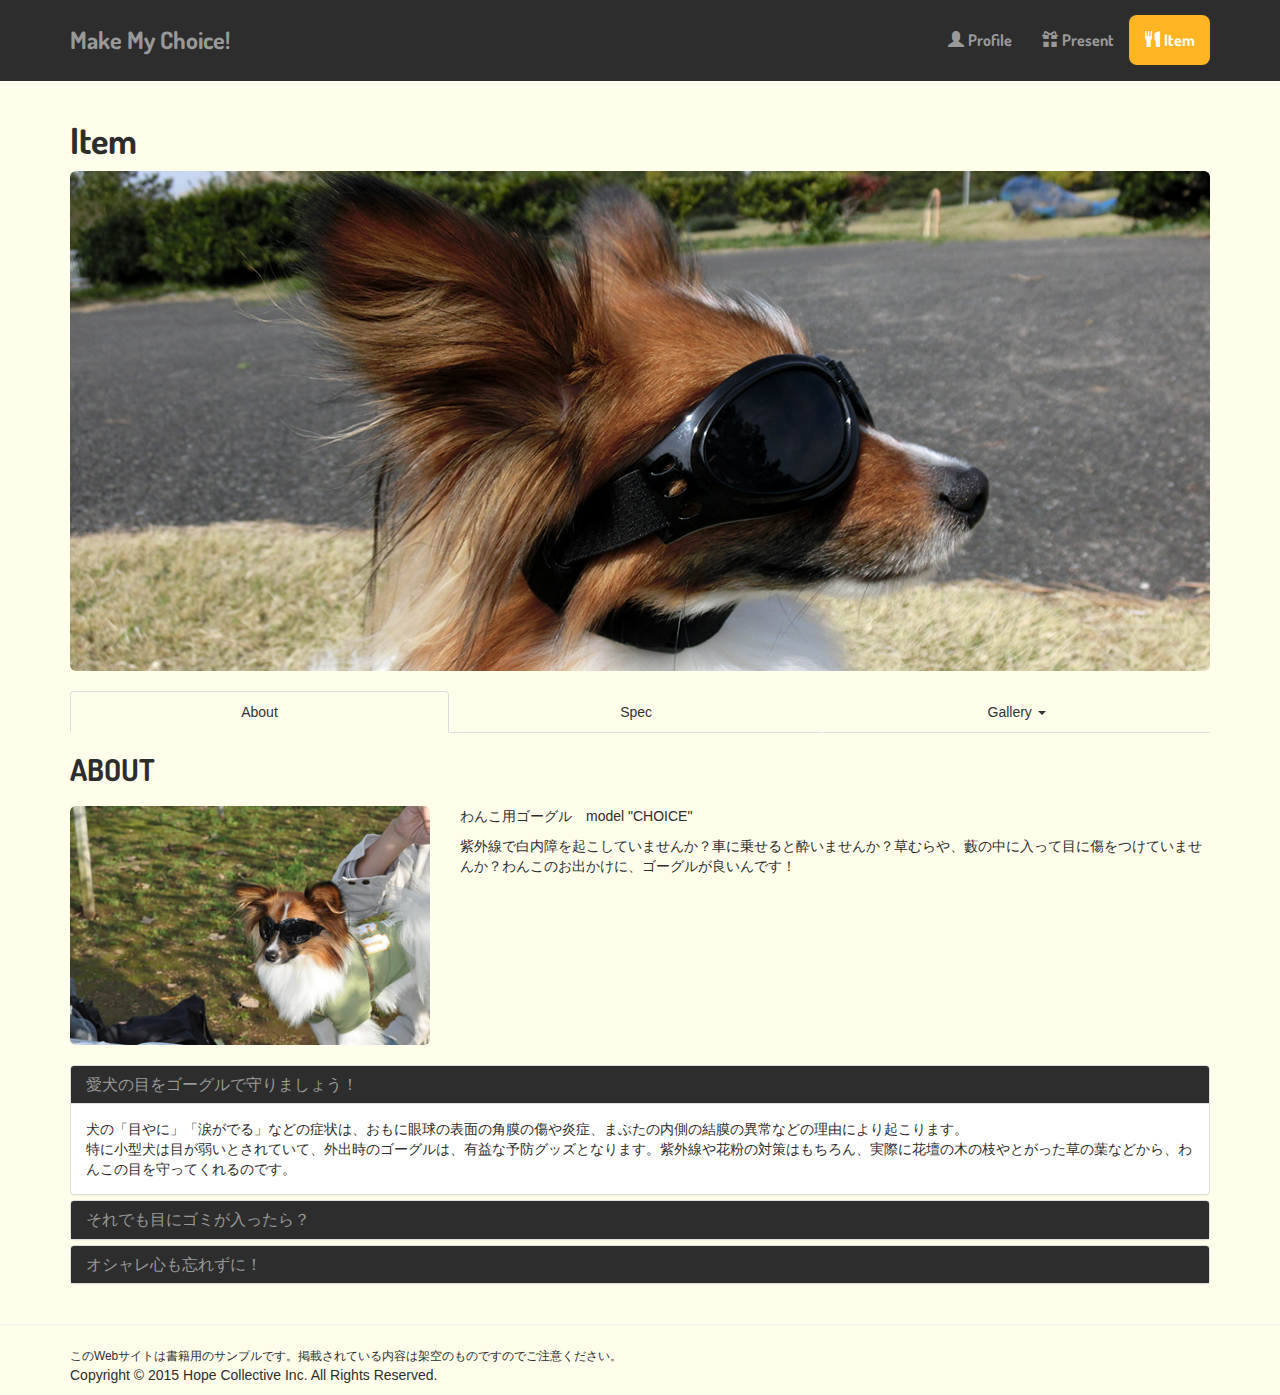
<file: step3/item.html>
<!DOCTYPE html>
<html lang="ja">
<head>
	<meta charset="utf-8">
	<meta http-equiv="X-UA-Compatible" content="IE=edge">
	<meta name="viewport" content="width=device-width, initial-scale=1">
	<title>Make My Choice! | Item</title>

	<!-- Bootstrap core CSS -->
	<link href="css/bootstrap.css" rel="stylesheet">

	<!-- Google Web Fonts CSS -->
	<link href="http://fonts.googleapis.com/css?family=Dosis:400,700" rel="stylesheet">

	<!-- Original CSS -->
	<link href="css/styles.css" rel="stylesheet">

	<!--[if lt IE 9]>
	<script src="https://oss.maxcdn.com/libs/html5shiv/3.7.0/html5shiv.js"></script>
	<script src="https://oss.maxcdn.com/libs/respond.js/1.4.2/respond.min.js"></script>
	<![endif]-->

</head>
<body>
	<header id="header" class="navbar navbar-inverse navbar-static-top" role="banner">
		<div class="container">
			<div class="navbar-header">
				<button type="button" class="navbar-toggle" data-toggle="collapse" data-target=".navbar-top">
					<span class="icon-bar"></span>
					<span class="icon-bar"></span>
					<span class="icon-bar"></span>
				</button>
				<a class="navbar-brand" href="./index.html">Make My Choice!</a>
			</div>
			<nav class="collapse navbar-collapse navbar-top navbar-right" role="navigation">
				<ul class="nav navbar-nav">
					<li><a href="./index.html"><span class="glyphicon glyphicon-user"></span>Profile</a></li>
					<li><a href="./present.html"><span class="glyphicon glyphicon-gift"></span>Present</a></li>
					<li class="active"><a href="./item.html"><span class="glyphicon glyphicon-cutlery"></span>Item</a></li>
				</ul>
			</nav>
		</div>
	</header>
	<div id="content-item" class="container">
		<h1>Item</h1>
		<img src="img/image-item.jpg" class="img-responsive img-rounded" width="1140" height="500" alt="" />
		<ul id="item-tab" class="nav nav-tabs nav-justified">
			<li class="active"><a href="#tab-content-about" data-toggle="tab">About</a></li>
			<li><a href="#tab-content-spec" data-toggle="tab">Spec</a></li>
			<li class="dropdown">
				<a href="#" id="galleryTab" data-toggle="dropdown">Gallery <b class="caret"></b></a>
				<ul class="dropdown-menu" role="menu" aria-labelledby="galleryTab">
					<li><a href="#tab-content-gallery1" tabindex="-1" data-toggle="tab">Gallery 1</a></li>
					<li><a href="#tab-content-gallery2" tabindex="-1" data-toggle="tab">Gallery 2</a></li>
				</ul>
			</li>
		</ul>
		<div id="item-tab-content" class="tab-content">
			<div id="tab-content-about" class="tab-pane active">
				<h2>ABOUT</h2>
				<div id="item-about-row" class="row">
					<div class="col-xs-12 col-sm-6 col-md-4">
						<img src="img/image-item-about.jpg" class="img-responsive img-rounded" width="800" height="531" alt="" />
					</div>
					<div class="col-xs-12 col-sm-6 col-md-8">
						<p>わんこ用ゴーグル　model "CHOICE"</p>
						<p>紫外線で白内障を起こしていませんか？車に乗せると酔いませんか？草むらや、藪の中に入って目に傷をつけていませんか？わんこのお出かけに、ゴーグルが良いんです！</p>
					</div>
				</div>
				<div id="item-about-accordion" class="panel-group">
					<div class="panel panel-default">
						<div class="panel-heading">
							<h3 class="panel-title">
								<a data-toggle="collapse" data-parent="#item-about-accordion" href="#collapse1">
									愛犬の目をゴーグルで守りましょう！
								</a>
							</h3>
						</div>
						<div id="collapse1" class="panel-collapse collapse in">
							<div class="panel-body">
								犬の「目やに」「涙がでる」などの症状は、おもに眼球の表面の角膜の傷や炎症、まぶたの内側の結膜の異常などの理由により起こります。<br>
								特に小型犬は目が弱いとされていて、外出時のゴーグルは、有益な予防グッズとなります。紫外線や花粉の対策はもちろん、実際に花壇の木の枝やとがった草の葉などから、わんこの目を守ってくれるのです。
							</div>
						</div>
					</div>
					<div class="panel panel-default">
						<div class="panel-heading">
							<h3 class="panel-title">
								<a data-toggle="collapse" data-parent="#item-about-accordion" href="#collapse2">
									それでも目にゴミが入ったら？
								</a>
							</h3>
						</div>
						<div id="collapse2" class="panel-collapse collapse">
							<div class="panel-body">
								ホコリなどの軽いゴミが目に入ったようなら、瞼を指でつまみ、まばたきさせてみてください。意外と簡単に目のふちにゴミは移動します。<br>
								それでも取れなければ、人間の子供用目薬か、犬用の洗眼水、人工涙液などで流し、ぬるま湯に浸したガーゼや脱脂綿、コットンや綿棒などを使い分けて、丁寧に優しく取り除いてあげましょう。<br>
								また、目やにを乾いたまま放置すると涙やけになることがあります。予防のためにも目やにはこまめに取り除いてあげてください。
							</div>
						</div>
					</div>
					<div class="panel panel-default">
						<div class="panel-heading">
							<h3 class="panel-title">
								<a data-toggle="collapse" data-parent="#item-about-accordion" href="#collapse3">
									オシャレ心も忘れずに！
								</a>
							</h3>
						</div>
						<div id="collapse3" class="panel-collapse collapse">
							<div class="panel-body">
								ケガ予防用グッズではありますが、痛々しいものではわんこの社会化にはなりません。オシャレなゴーグルだからこそ、笑顔で挨拶できるグッズと言えるのです。<br>
								このゴーグルをつけてお散歩に行くと、「わんわん、サングラスしてるよ～！」と子供たちも寄って来て、仲良しになれることウケアイです♪
							</div>
						</div>
					</div>
				</div>
			</div>
			<div id="tab-content-spec" class="tab-pane">
				<h2>SPEC</h2>
				<div class="alert alert-danger fade in">
					<button type="button" class="close" data-dismiss="alert" aria-hidden="true">×</button>
					<h4>購入前にご注意いただきたいポイント</h4>
					<p>こちらの商品は、ワンサイズとなっており、ゴムバンドの調整するタイプとなっています。</p>
				</div>
				<table class="table table-bordered">
					<tbody>
						<tr>
							<th>品名</th>
							<td>わんこ用ゴーグル　ちょいすモデル</td>
						</tr>
						<tr>
							<th>型番</th>
							<td>HPOS-0001</td>
						</tr>
						<tr>
							<th>素材</th>
							<td>フレーム：プラスティック　レンズ：プラスティック（UV400）　バンド：コットン100%</td>
						</tr>
						<tr>
							<th>サイズ</th>
							<td>フレームサイズ：横10cm　縦3.5cm　レンズサイズ：横3cm　縦2cm　顎バンド：約8～12cmで調整可</td>
						</tr>
						<tr>
							<th>付属品</th>
							<td>布製専用ケース</td>
						</tr>
						<tr>
							<th>生産国</th>
							<td>日本</td>
						</tr>
					</tbody>
				</table>
			</div>
			<div id="tab-content-gallery1" class="tab-pane">
				<h2>GALLERY 1</h2>
				<div class="row">
					<div class="col-xs-4">
						<a data-toggle="tooltip" data-placement="top" title="早くお出かけしたいよ！">
							<img src="img/image-gallery1.jpg" class="img-responsive img-thumbnail" width="500" height="500" alt="" />
						</a>
					</div>
					<div class="col-xs-4">
						<a data-toggle="tooltip" data-placement="top" title="芸能わんは目が大事♪">
							<img src="img/image-gallery2.jpg" class="img-responsive img-thumbnail" width="500" height="500" alt="" />
						</a>
					</div>
					<div class="col-xs-4">
						<a data-toggle="tooltip" data-placement="top" title="オトコギアでかっこよく！">
							<img src="img/image-gallery3.jpg" class="img-responsive img-thumbnail" width="500" height="500" alt="" />
						</a>
					</div>
				</div>
				<div class="row">
					<div class="col-xs-4">
						<a data-toggle="tooltip" data-placement="top" title="ちょこっとカッコつけ★">
							<img src="img/image-gallery4.jpg" class="img-responsive img-thumbnail" width="500" height="500" alt="" />
						</a>
					</div>
					<div class="col-xs-4">
						<a data-toggle="tooltip" data-placement="top" title="スポーツ観戦にもよさげ！">
							<img src="img/image-gallery5.jpg" class="img-responsive img-thumbnail" width="500" height="500" alt="" />
						</a>
					</div>
					<div class="col-xs-4">
						<a data-toggle="tooltip" data-placement="top" title="正面から見るとヘン？">
							<img src="img/image-gallery6.jpg" class="img-responsive img-thumbnail" width="500" height="500" alt="" />
						</a>
					</div>
				</div>
				<div class="row">
					<div class="col-xs-4">
						<a data-toggle="tooltip" data-placement="top" title="ちょいすモデルはシンプル！">
							<img src="img/image-gallery7.jpg" class="img-responsive img-thumbnail" width="500" height="500" alt="" />
						</a>
					</div>
					<div class="col-xs-4">
						<a data-toggle="tooltip" data-placement="top" title="ペックモデルはワイルド！">
							<img src="img/image-gallery8.jpg" class="img-responsive img-thumbnail" width="500" height="500" alt="" />
						</a>
					</div>
					<div class="col-xs-4">
						<a data-toggle="tooltip" data-placement="top" title="マメモデルはファニー！">
							<img src="img/image-gallery9.jpg" class="img-responsive img-thumbnail" width="500" height="500" alt="" />
						</a>
					</div>
				</div>
			</div>
			<div id="tab-content-gallery2" class="tab-pane">
				<h2>GALLERY 2</h2>
				<div class="row">
					<div class="col-xs-4">
						<a data-toggle="tooltip" data-placement="top" title="長男ペックは優しいの！">
							<img src="img/image-gallery10.jpg" class="img-responsive img-thumbnail" width="500" height="500" alt="" />
						</a>
					</div>
					<div class="col-xs-4">
						<a data-toggle="tooltip" data-placement="top" title="次男ちょいすの珍しい休憩★">
							<img src="img/image-gallery11.jpg" class="img-responsive img-thumbnail" width="500" height="500" alt="" />
						</a>
					</div>
					<div class="col-xs-4">
						<a data-toggle="tooltip" data-placement="top" title="三男マメはいつでもまっすぐぅ♪">
							<img src="img/image-gallery12.jpg" class="img-responsive img-thumbnail" width="500" height="500" alt="" />
						</a>
					</div>
				</div>
				<div class="row">
					<div class="col-xs-4">
						<a data-toggle="tooltip" data-placement="top" title="がうがうポストカードも発売中！">
							<img src="img/image-gallery13.jpg" class="img-responsive img-thumbnail" width="500" height="500" alt="" />
						</a>
					</div>
					<div class="col-xs-4">
						<a data-toggle="tooltip" data-placement="top" title="がうがうポストカードも発売中！">
							<img src="img/image-gallery14.jpg" class="img-responsive img-thumbnail" width="500" height="500" alt="" />
						</a>
					</div>
					<div class="col-xs-4">
						<a data-toggle="tooltip" data-placement="top" title="がうがうポストカードも発売中！">
							<img src="img/image-gallery15.jpg" class="img-responsive img-thumbnail" width="500" height="500" alt="" />
						</a>
					</div>
				</div>
				<div class="row">
					<div class="col-xs-4">
						<a data-toggle="tooltip" data-placement="top" title="がうがうポストカードも発売中！">
							<img src="img/image-gallery16.jpg" class="img-responsive img-thumbnail" width="500" height="500" alt="" />
						</a>
					</div>
					<div class="col-xs-4">
						<a data-toggle="tooltip" data-placement="top" title="がうがうポストカードも発売中！">
							<img src="img/image-gallery17.jpg" class="img-responsive img-thumbnail" width="500" height="500" alt="" />
						</a>
					</div>
					<div class="col-xs-4">
						<a data-toggle="tooltip" data-placement="top" title="がうがうポストカードも発売中！">
							<img src="img/image-gallery18.jpg" class="img-responsive img-thumbnail" width="500" height="500" alt="" />
						</a>
					</div>
				</div>
				<div class="row">
					<div class="col-xs-4">
						<a data-toggle="tooltip" data-placement="top" title="がうがうポストカードも発売中！">
							<img src="img/image-gallery19.jpg" class="img-responsive img-thumbnail" width="500" height="500" alt="" />
						</a>
					</div>
					<div class="col-xs-4">
						<a data-toggle="tooltip" data-placement="top" title="がうがうポストカードも発売中！">
							<img src="img/image-gallery20.jpg" class="img-responsive img-thumbnail" width="500" height="500" alt="" />
						</a>
					</div>
					<div class="col-xs-4">
						<a data-toggle="tooltip" data-placement="top" title="がうがうポストカードも発売中！">
							<img src="img/image-gallery21.jpg" class="img-responsive img-thumbnail" width="500" height="500" alt="" />
						</a>
					</div>
				</div>
				<div class="row">
					<div class="col-xs-4">
						<a data-toggle="tooltip" data-placement="top" title="がうがうポストカードも発売中！">
							<img src="img/image-gallery22.jpg" class="img-responsive img-thumbnail" width="500" height="500" alt="" />
						</a>
					</div>
					<div class="col-xs-4">
						<a data-toggle="tooltip" data-placement="top" title="がうがうポストカードも発売中！">
							<img src="img/image-gallery23.jpg" class="img-responsive img-thumbnail" width="500" height="500" alt="" />
						</a>
					</div>
					<div class="col-xs-4">
						<a data-toggle="tooltip" data-placement="top" title="がうがうポストカードも発売中！">
							<img src="img/image-gallery24.jpg" class="img-responsive img-thumbnail" width="500" height="500" alt="" />
						</a>
					</div>
				</div>
			</div>
		</div>
	</div>
	<hr />
	<footer>
		<div class="container">
			<small>このWebサイトは書籍用のサンプルです。掲載されている内容は架空のものですのでご注意ください。</small>
			<p>Copyright &copy; 2015 Hope Collective Inc. All Rights Reserved.</p>
		</div>
	</footer>

	<script src="http://code.jquery.com/jquery-1.11.3.min.js"></script>
	<script src="js/bootstrap.js"></script>
	<script>
		$(function($){
			// ツールチップ
			$('a[data-toggle=tooltip]').tooltip();
		});
	</script>

</body>
</html>
</file>
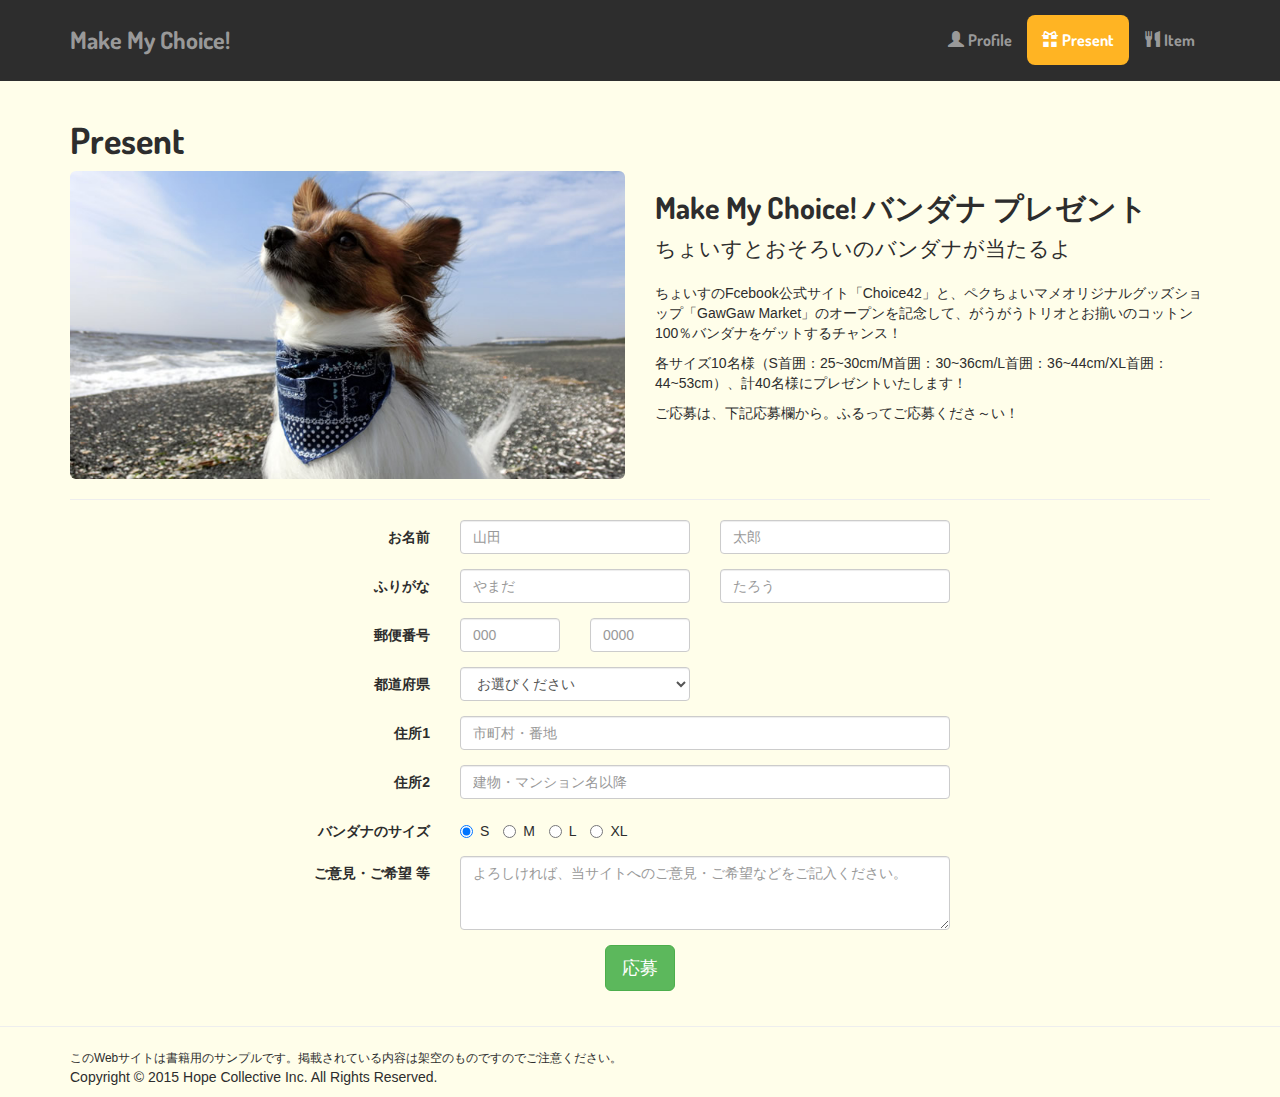
<file: step3/present.html>
<!DOCTYPE html>
<html lang="ja">
<head>
	<meta charset="utf-8">
	<meta http-equiv="X-UA-Compatible" content="IE=edge">
	<meta name="viewport" content="width=device-width, initial-scale=1">
	<title>Make My Choice! | Present</title>

	<!-- Bootstrap core CSS -->
	<link href="css/bootstrap.css" rel="stylesheet">

	<!-- Google Web Fonts CSS -->
	<link href="http://fonts.googleapis.com/css?family=Dosis:400,700" rel="stylesheet">

	<!-- Original CSS -->
	<link href="css/styles.css" rel="stylesheet">

	<!--[if lt IE 9]>
	<script src="https://oss.maxcdn.com/libs/html5shiv/3.7.0/html5shiv.js"></script>
	<script src="https://oss.maxcdn.com/libs/respond.js/1.4.2/respond.min.js"></script>
	<![endif]-->

</head>
<body>
	<header id="header" class="navbar navbar-inverse navbar-static-top" role="banner">
		<div class="container">
			<div class="navbar-header">
				<button type="button" class="navbar-toggle" data-toggle="collapse" data-target=".navbar-top">
					<span class="icon-bar"></span>
					<span class="icon-bar"></span>
					<span class="icon-bar"></span>
				</button>
				<a class="navbar-brand" href="./index.html">Make My Choice!</a>
			</div>
			<nav class="collapse navbar-collapse navbar-top navbar-right" role="navigation">
				<ul class="nav navbar-nav">
					<li><a href="./index.html"><span class="glyphicon glyphicon-user"></span>Profile</a></li>
					<li class="active"><a href="./present.html"><span class="glyphicon glyphicon-gift"></span>Present</a></li>
					<li><a href="./item.html"><span class="glyphicon glyphicon-cutlery"></span>Item</a></li>
				</ul>
			</nav>
		</div>
	</header>
	<div id="content-present" class="container">
		<h1>Present</h1>
		<div class="row">
			<div class="col-xs-12 col-md-6">
				<img src="img/image-present.jpg" class="img-responsive img-rounded" width="720" height="400" alt="" />
			</div>
			<div class="col-xs-12 col-md-6">
				<h2>Make My Choice! バンダナ プレゼント</h2>
				<p class="lead">ちょいすとおそろいのバンダナが当たるよ</p>
				<p>ちょいすのFcebook公式サイト「Choice42」と、ペクちょいマメオリジナルグッズショップ「GawGaw Market」のオープンを記念して、がうがうトリオとお揃いのコットン100％バンダナをゲットするチャンス！</p>
				<p>各サイズ10名様（S首囲：25~30cm/M首囲：30~36cm/L首囲：36~44cm/XL首囲：44~53cm）、計40名様にプレゼントいたします！</p>
				<p>ご応募は、下記応募欄から。ふるってご応募くださ～い！</p>
			</div>
		</div>
		<hr />
		<form class="form-horizontal" role="form">
			<div class="form-group">
				<label for="inputName" class="col-sm-4 control-label">お名前</label>
				<div class="col-sm-8">
					<div class="row">
						<div class="col-sm-4">
							<input type="text" class="form-control" id="inputName" placeholder="山田">
						</div>
						<div class="col-sm-4">
							<input type="text" class="form-control" placeholder="太郎">
						</div>
					</div>
				</div>
			</div>
			<div class="form-group">
				<label for="inputKana" class="col-sm-4 control-label">ふりがな</label>
				<div class="col-sm-8">
					<div class="row">
						<div class="col-sm-4">
							<input type="text" class="form-control" id="inputKana" placeholder="やまだ">
						</div>
						<div class="col-sm-4">
							<input type="text" class="form-control" placeholder="たろう">
						</div>
					</div>
				</div>
			</div>
			<div class="form-group">
				<label for="inputZip" class="control-label col-sm-4">郵便番号</label>
				<div class="col-sm-8">
					<div class="row">
						<div class="col-xs-6 col-sm-2 col-md-2 col-lg-2">
							<input type="text" class="form-control" id="inputZip" placeholder="000">
						</div>
						<div class="col-xs-6 col-sm-3 col-md-2 col-lg-2">
							<input type="text" class="form-control" placeholder="0000">
						</div>
					</div>
				</div>
			</div>
			<div class="form-group">
				<label for="inputPrefectural" class="control-label col-sm-4">都道府県</label>
				<div class="col-sm-8">
					<div class="row">
						<div class="col-sm-5 col-md-4 col-lg-4">
							<select class="form-control">
								<option value="" selected="selected">お選びください</option>
								<option value="北海道">北海道
								<option value="青森県">青森県
								<option value="岩手県">岩手県
								<option value="宮城県">宮城県
								<option value="秋田県">秋田県
								<option value="山形県">山形県
								<option value="福島県">福島県
								<option value="茨城県">茨城県
								<option value="栃木県">栃木県
								<option value="群馬県">群馬県
								<option value="埼玉県">埼玉県
								<option value="千葉県">千葉県
								<option value="東京都">東京都
								<option value="神奈川県">神奈川県
								<option value="新潟県">新潟県
								<option value="富山県">富山県
								<option value="石川県">石川県
								<option value="福井県">福井県
								<option value="山梨県">山梨県
								<option value="長野県">長野県
								<option value="岐阜県">岐阜県
								<option value="静岡県">静岡県
								<option value="愛知県">愛知県
								<option value="三重県">三重県
								<option value="滋賀県">滋賀県
								<option value="京都府">京都府
								<option value="大阪府">大阪府
								<option value="兵庫県">兵庫県
								<option value="奈良県">奈良県
								<option value="和歌山県">和歌山県
								<option value="鳥取県">鳥取県
								<option value="島根県">島根県
								<option value="岡山県">岡山県
								<option value="広島県">広島県
								<option value="山口県">山口県
								<option value="徳島県">徳島県
								<option value="香川県">香川県
								<option value="愛媛県">愛媛県
								<option value="高知県">高知県
								<option value="福岡県">福岡県
								<option value="佐賀県">佐賀県
								<option value="長崎県">長崎県
								<option value="熊本県">熊本県
								<option value="大分県">大分県
								<option value="宮崎県">宮崎県
								<option value="鹿児島県">鹿児島県
								<option value="沖縄県">沖縄県
							</select>
						</div>
					</div>
				</div>
			</div>
			<div class="form-group">
				<label for="inputAddress1" class="control-label col-sm-4">住所1</label>
				<div class="col-sm-8">
					<div class="row">
						<div class="col-sm-8">
							<input type="text" class="form-control" id="inputAddress1" placeholder="市町村・番地">
						</div>
					</div>
				</div>
			</div>
			<div class="form-group">
				<label for="inputAddress2" class="control-label col-sm-4">住所2</label>
				<div class="col-sm-8">
					<div class="row">
						<div class="col-sm-8">
							<input type="text" class="form-control" id="inputAddress2" placeholder="建物・マンション名以降">
						</div>
					</div>
				</div>
			</div>
			<div class="form-group">
				<label for="radioSize" class="control-label col-sm-4">バンダナのサイズ</label>
				<div class="col-sm-8">
					<div class="row">
						<div class="col-sm-8">
							<label class="radio-inline">
								<input type="radio" name="optionsRadios" value="s" checked="checked">S
							</label>
							<label class="radio-inline">
								<input type="radio" name="optionsRadios" value="m">M
							</label>
							<label class="radio-inline">
								<input type="radio" name="optionsRadios" value="l">L
							</label>
							<label class="radio-inline">
								<input type="radio" name="optionsRadios" value="xl">XL
							</label>
						</div>
					</div>
				</div>
			</div>
			<div class="form-group">
				<label for="inputComment" class="control-label col-sm-4">ご意見・ご希望 等</label>
				<div class="col-sm-8">
					<div class="row">
						<div class="col-sm-8">
							<textarea class="form-control" rows="3" placeholder="よろしければ、当サイトへのご意見・ご希望などをご記入ください。"></textarea>
						</div>
					</div>
				</div>
			</div>
			<div class="form-group">
				<div class="col-sm-12 text-center">
					<button type="submit" class="btn btn-success btn-lg">応募</button>
				</div>
			</div>
		</form>
	</div>
	<hr />
	<footer>
		<div class="container">
			<small>このWebサイトは書籍用のサンプルです。掲載されている内容は架空のものですのでご注意ください。</small>
			<p>Copyright &copy; 2015 Hope Collective Inc. All Rights Reserved.</p>
		</div>
	</footer>

	<script src="http://code.jquery.com/jquery-1.11.3.min.js"></script>
	<script src="js/bootstrap.js"></script>

</body>
</html>
</file>
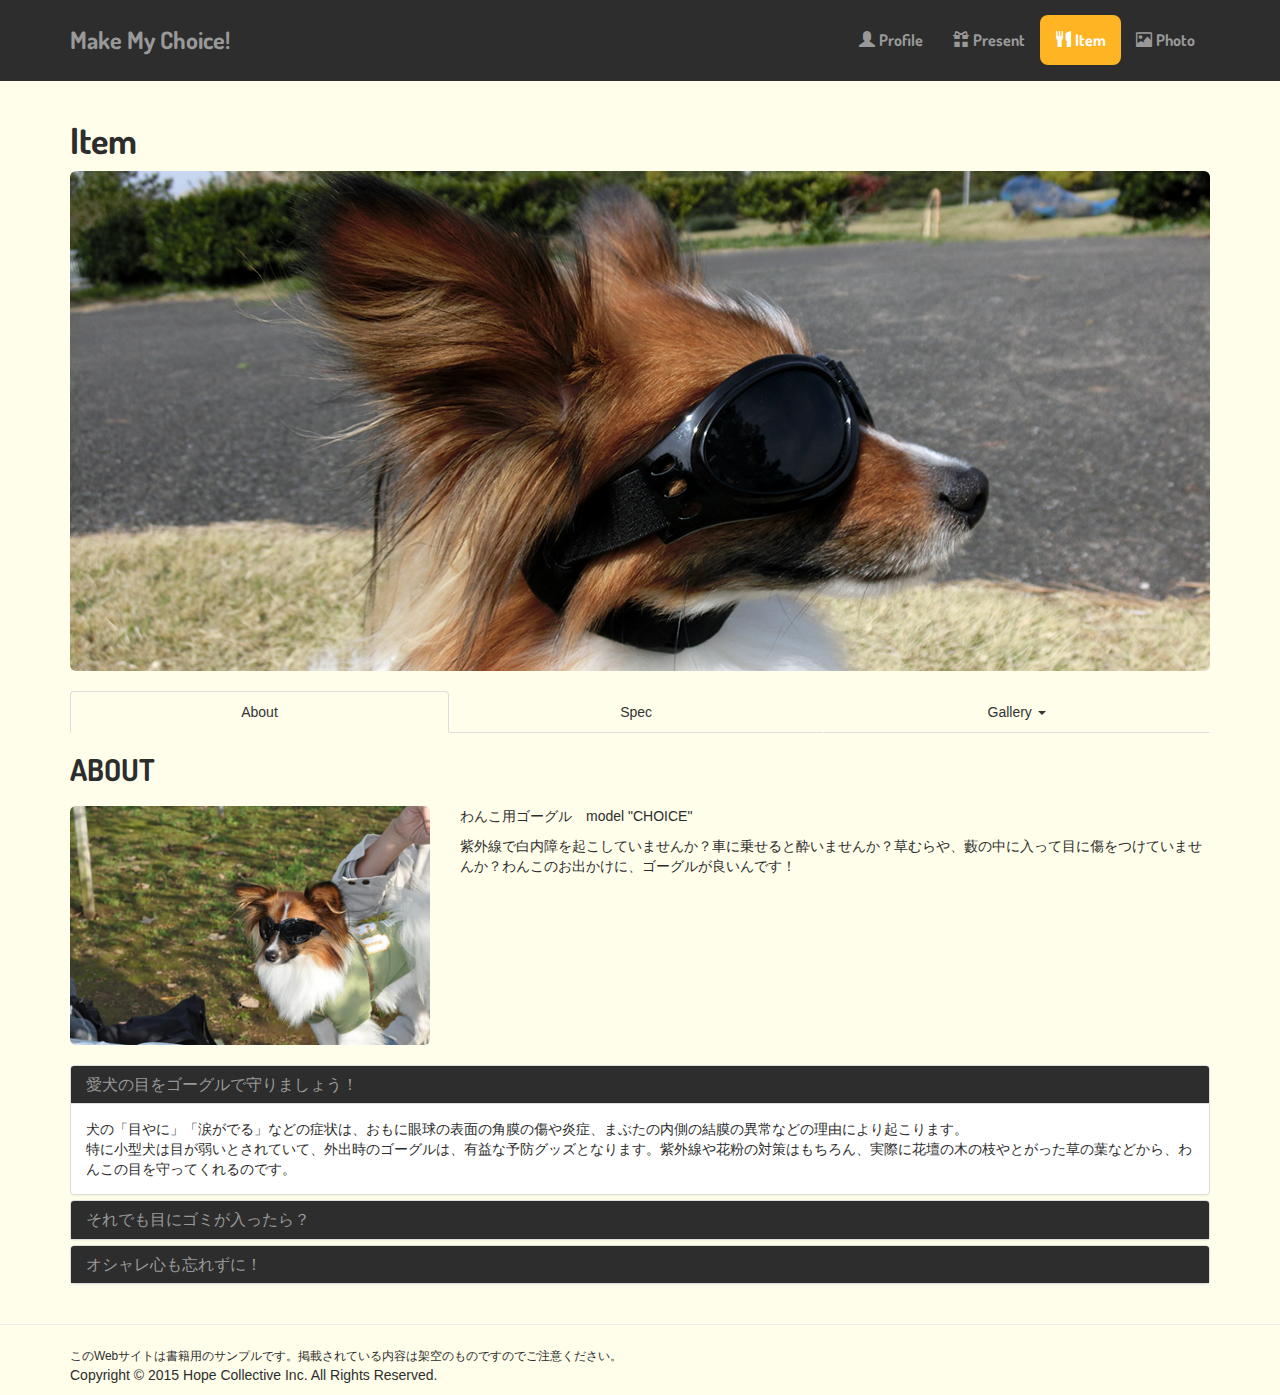
<file: step4/item.html>
<!DOCTYPE html>
<html lang="ja">
<head>
	<meta charset="utf-8">
	<meta http-equiv="X-UA-Compatible" content="IE=edge">
	<meta name="viewport" content="width=device-width, initial-scale=1">
	<title>Make My Choice! | Item</title>

	<!-- Bootstrap core CSS -->
	<link href="css/bootstrap.css" rel="stylesheet">

	<!-- Google Web Fonts CSS -->
	<link href="http://fonts.googleapis.com/css?family=Dosis:400,700" rel="stylesheet">

	<!-- Original CSS -->
	<link href="css/styles.css" rel="stylesheet">

	<!--[if lt IE 9]>
	<script src="https://oss.maxcdn.com/libs/html5shiv/3.7.0/html5shiv.js"></script>
	<script src="https://oss.maxcdn.com/libs/respond.js/1.4.2/respond.min.js"></script>
	<![endif]-->

</head>
<body>
	<header id="header" class="navbar navbar-inverse navbar-static-top" role="banner">
		<div class="container">
			<div class="navbar-header">
				<button type="button" class="navbar-toggle" data-toggle="collapse" data-target=".navbar-top">
					<span class="icon-bar"></span>
					<span class="icon-bar"></span>
					<span class="icon-bar"></span>
				</button>
				<a class="navbar-brand" href="./index.html">Make My Choice!</a>
			</div>
			<nav class="collapse navbar-collapse navbar-top navbar-right" role="navigation">
				<ul class="nav navbar-nav">
					<li><a href="./index.html"><span class="glyphicon glyphicon-user"></span>Profile</a></li>
					<li><a href="./present.html"><span class="glyphicon glyphicon-gift"></span>Present</a></li>
					<li class="active"><a href="./item.html"><span class="glyphicon glyphicon-cutlery"></span>Item</a></li>
					<li><a href="./photo.html"><span class="glyphicon glyphicon-picture"></span>Photo</a></li>
				</ul>
			</nav>
		</div>
	</header>
	<div id="content-item" class="container">
		<h1>Item</h1>
		<img src="img/image-item.jpg" class="img-responsive img-rounded" width="1140" height="500" alt="" />
		<ul id="item-tab" class="nav nav-tabs nav-justified">
			<li class="active"><a href="#tab-content-about" data-toggle="tab">About</a></li>
			<li><a href="#tab-content-spec" data-toggle="tab">Spec</a></li>
			<li class="dropdown">
				<a href="#" id="galleryTab" data-toggle="dropdown">Gallery <b class="caret"></b></a>
				<ul class="dropdown-menu" role="menu" aria-labelledby="galleryTab">
					<li><a href="#tab-content-gallery1" tabindex="-1" data-toggle="tab">Gallery 1</a></li>
					<li><a href="#tab-content-gallery2" tabindex="-1" data-toggle="tab">Gallery 2</a></li>
				</ul>
			</li>
		</ul>
		<div id="item-tab-content" class="tab-content">
			<div id="tab-content-about" class="tab-pane active">
				<h2>ABOUT</h2>
				<div id="item-about-row" class="row">
					<div class="col-xs-12 col-sm-6 col-md-4">
						<img src="img/image-item-about.jpg" class="img-responsive img-rounded" width="800" height="531" alt="" />
					</div>
					<div class="col-xs-12 col-sm-6 col-md-8">
						<p>わんこ用ゴーグル　model "CHOICE"</p>
						<p>紫外線で白内障を起こしていませんか？車に乗せると酔いませんか？草むらや、藪の中に入って目に傷をつけていませんか？わんこのお出かけに、ゴーグルが良いんです！</p>
					</div>
				</div>
				<div id="item-about-accordion" class="panel-group">
					<div class="panel panel-default">
						<div class="panel-heading">
							<h3 class="panel-title">
								<a data-toggle="collapse" data-parent="#item-about-accordion" href="#collapse1">
									愛犬の目をゴーグルで守りましょう！
								</a>
							</h3>
						</div>
						<div id="collapse1" class="panel-collapse collapse in">
							<div class="panel-body">
								犬の「目やに」「涙がでる」などの症状は、おもに眼球の表面の角膜の傷や炎症、まぶたの内側の結膜の異常などの理由により起こります。<br>
								特に小型犬は目が弱いとされていて、外出時のゴーグルは、有益な予防グッズとなります。紫外線や花粉の対策はもちろん、実際に花壇の木の枝やとがった草の葉などから、わんこの目を守ってくれるのです。
							</div>
						</div>
					</div>
					<div class="panel panel-default">
						<div class="panel-heading">
							<h3 class="panel-title">
								<a data-toggle="collapse" data-parent="#item-about-accordion" href="#collapse2">
									それでも目にゴミが入ったら？
								</a>
							</h3>
						</div>
						<div id="collapse2" class="panel-collapse collapse">
							<div class="panel-body">
								ホコリなどの軽いゴミが目に入ったようなら、瞼を指でつまみ、まばたきさせてみてください。意外と簡単に目のふちにゴミは移動します。<br>
								それでも取れなければ、人間の子供用目薬か、犬用の洗眼水、人工涙液などで流し、ぬるま湯に浸したガーゼや脱脂綿、コットンや綿棒などを使い分けて、丁寧に優しく取り除いてあげましょう。<br>
								また、目やにを乾いたまま放置すると涙やけになることがあります。予防のためにも目やにはこまめに取り除いてあげてください。
							</div>
						</div>
					</div>
					<div class="panel panel-default">
						<div class="panel-heading">
							<h3 class="panel-title">
								<a data-toggle="collapse" data-parent="#item-about-accordion" href="#collapse3">
									オシャレ心も忘れずに！
								</a>
							</h3>
						</div>
						<div id="collapse3" class="panel-collapse collapse">
							<div class="panel-body">
								ケガ予防用グッズではありますが、痛々しいものではわんこの社会化にはなりません。オシャレなゴーグルだからこそ、笑顔で挨拶できるグッズと言えるのです。<br>
								このゴーグルをつけてお散歩に行くと、「わんわん、サングラスしてるよ～！」と子供たちも寄って来て、仲良しになれることウケアイです♪
							</div>
						</div>
					</div>
				</div>
			</div>
			<div id="tab-content-spec" class="tab-pane">
				<h2>SPEC</h2>
				<div class="alert alert-danger fade in">
					<button type="button" class="close" data-dismiss="alert" aria-hidden="true">×</button>
					<h4>購入前にご注意いただきたいポイント</h4>
					<p>こちらの商品は、ワンサイズとなっており、ゴムバンドの調整するタイプとなっています。</p>
				</div>
				<table class="table table-bordered">
					<tbody>
						<tr>
							<th>品名</th>
							<td>わんこ用ゴーグル　ちょいすモデル</td>
						</tr>
						<tr>
							<th>型番</th>
							<td>HPOS-0001</td>
						</tr>
						<tr>
							<th>素材</th>
							<td>フレーム：プラスティック　レンズ：プラスティック（UV400）　バンド：コットン100%</td>
						</tr>
						<tr>
							<th>サイズ</th>
							<td>フレームサイズ：横10cm　縦3.5cm　レンズサイズ：横3cm　縦2cm　顎バンド：約8～12cmで調整可</td>
						</tr>
						<tr>
							<th>付属品</th>
							<td>布製専用ケース</td>
						</tr>
						<tr>
							<th>生産国</th>
							<td>日本</td>
						</tr>
					</tbody>
				</table>
			</div>
			<div id="tab-content-gallery1" class="tab-pane">
				<h2>GALLERY 1</h2>
				<div class="row">
					<div class="col-xs-4">
						<a data-toggle="tooltip" data-placement="top" title="早くお出かけしたいよ！">
							<img src="img/image-gallery1.jpg" class="img-responsive img-thumbnail" width="500" height="500" alt="" />
						</a>
					</div>
					<div class="col-xs-4">
						<a data-toggle="tooltip" data-placement="top" title="芸能わんは目が大事♪">
							<img src="img/image-gallery2.jpg" class="img-responsive img-thumbnail" width="500" height="500" alt="" />
						</a>
					</div>
					<div class="col-xs-4">
						<a data-toggle="tooltip" data-placement="top" title="オトコギアでかっこよく！">
							<img src="img/image-gallery3.jpg" class="img-responsive img-thumbnail" width="500" height="500" alt="" />
						</a>
					</div>
				</div>
				<div class="row">
					<div class="col-xs-4">
						<a data-toggle="tooltip" data-placement="top" title="ちょこっとカッコつけ★">
							<img src="img/image-gallery4.jpg" class="img-responsive img-thumbnail" width="500" height="500" alt="" />
						</a>
					</div>
					<div class="col-xs-4">
							<img src="img/image-gallery5.jpg" class="img-responsive img-thumbnail" width="500" height="500" alt="" />
						<a data-toggle="tooltip" data-placement="top" title="スポーツ観戦にもよさげ！">
						</a>
					</div>
					<div class="col-xs-4">
						<a data-toggle="tooltip" data-placement="top" title="正面から見るとヘン？">
							<img src="img/image-gallery6.jpg" class="img-responsive img-thumbnail" width="500" height="500" alt="" />
						</a>
					</div>
				</div>
				<div class="row">
					<div class="col-xs-4">
						<a data-toggle="tooltip" data-placement="top" title="ちょいすモデルはシンプル！">
							<img src="img/image-gallery7.jpg" class="img-responsive img-thumbnail" width="500" height="500" alt="" />
						</a>
					</div>
					<div class="col-xs-4">
						<a data-toggle="tooltip" data-placement="top" title="ペックモデルはワイルド！">
							<img src="img/image-gallery8.jpg" class="img-responsive img-thumbnail" width="500" height="500" alt="" />
						</a>
					</div>
					<div class="col-xs-4">
						<a data-toggle="tooltip" data-placement="top" title="マメモデルはファニー！">
							<img src="img/image-gallery9.jpg" class="img-responsive img-thumbnail" width="500" height="500" alt="" />
						</a>
					</div>
				</div>
			</div>
			<div id="tab-content-gallery2" class="tab-pane">
				<h2>GALLERY 2</h2>
				<div class="row">
					<div class="col-xs-4">
						<a data-toggle="tooltip" data-placement="top" title="長男ペックは優しいの！">
							<img src="img/image-gallery10.jpg" class="img-responsive img-thumbnail" width="500" height="500" alt="" />
						</a>
					</div>
					<div class="col-xs-4">
						<a data-toggle="tooltip" data-placement="top" title="次男ちょいすの珍しい休憩★">
							<img src="img/image-gallery11.jpg" class="img-responsive img-thumbnail" width="500" height="500" alt="" />
						</a>
					</div>
					<div class="col-xs-4">
						<a data-toggle="tooltip" data-placement="top" title="三男マメはいつでもまっすぐぅ♪">
							<img src="img/image-gallery12.jpg" class="img-responsive img-thumbnail" width="500" height="500" alt="" />
						</a>
					</div>
				</div>
				<div class="row">
					<div class="col-xs-4">
						<a data-toggle="tooltip" data-placement="top" title="がうがうポストカードも発売中！">
							<img src="img/image-gallery13.jpg" class="img-responsive img-thumbnail" width="500" height="500" alt="" />
						</a>
					</div>
					<div class="col-xs-4">
						<a data-toggle="tooltip" data-placement="top" title="がうがうポストカードも発売中！">
							<img src="img/image-gallery14.jpg" class="img-responsive img-thumbnail" width="500" height="500" alt="" />
						</a>
					</div>
					<div class="col-xs-4">
						<a data-toggle="tooltip" data-placement="top" title="がうがうポストカードも発売中！">
							<img src="img/image-gallery15.jpg" class="img-responsive img-thumbnail" width="500" height="500" alt="" />
						</a>
					</div>
				</div>
				<div class="row">
					<div class="col-xs-4">
						<a data-toggle="tooltip" data-placement="top" title="がうがうポストカードも発売中！">
							<img src="img/image-gallery16.jpg" class="img-responsive img-thumbnail" width="500" height="500" alt="" />
						</a>
					</div>
					<div class="col-xs-4">
						<a data-toggle="tooltip" data-placement="top" title="がうがうポストカードも発売中！">
							<img src="img/image-gallery17.jpg" class="img-responsive img-thumbnail" width="500" height="500" alt="" />
						</a>
					</div>
					<div class="col-xs-4">
						<a data-toggle="tooltip" data-placement="top" title="がうがうポストカードも発売中！">
							<img src="img/image-gallery18.jpg" class="img-responsive img-thumbnail" width="500" height="500" alt="" />
						</a>
					</div>
				</div>
				<div class="row">
					<div class="col-xs-4">
							<img src="img/image-gallery19.jpg" class="img-responsive img-thumbnail" width="500" height="500" alt="" />
						<a data-toggle="tooltip" data-placement="top" title="がうがうポストカードも発売中！">
						</a>
					</div>
					<div class="col-xs-4">
						<a data-toggle="tooltip" data-placement="top" title="がうがうポストカードも発売中！">
							<img src="img/image-gallery20.jpg" class="img-responsive img-thumbnail" width="500" height="500" alt="" />
						</a>
					</div>
					<div class="col-xs-4">
						<a data-toggle="tooltip" data-placement="top" title="がうがうポストカードも発売中！">
							<img src="img/image-gallery21.jpg" class="img-responsive img-thumbnail" width="500" height="500" alt="" />
						</a>
					</div>
				</div>
				<div class="row">
					<div class="col-xs-4">
						<a data-toggle="tooltip" data-placement="top" title="がうがうポストカードも発売中！">
							<img src="img/image-gallery22.jpg" class="img-responsive img-thumbnail" width="500" height="500" alt="" />
						</a>
					</div>
					<div class="col-xs-4">
						<a data-toggle="tooltip" data-placement="top" title="がうがうポストカードも発売中！">
							<img src="img/image-gallery23.jpg" class="img-responsive img-thumbnail" width="500" height="500" alt="" />
						</a>
					</div>
					<div class="col-xs-4">
						<a data-toggle="tooltip" data-placement="top" title="がうがうポストカードも発売中！">
							<img src="img/image-gallery24.jpg" class="img-responsive img-thumbnail" width="500" height="500" alt="" />
						</a>
					</div>
				</div>
			</div>
		</div>
	</div>
	<hr />
	<footer>
		<div class="container">
			<small>このWebサイトは書籍用のサンプルです。掲載されている内容は架空のものですのでご注意ください。</small>
			<p>Copyright &copy; 2015 Hope Collective Inc. All Rights Reserved.</p>
		</div>
	</footer>

	<script src="http://code.jquery.com/jquery-1.11.3.min.js"></script>
	<script src="js/bootstrap.js"></script>
	<script>
		$(function($){
			// ツールチップ
			$('a[data-toggle=tooltip]').tooltip();
		});
	</script>

</body>
</html>
</file>
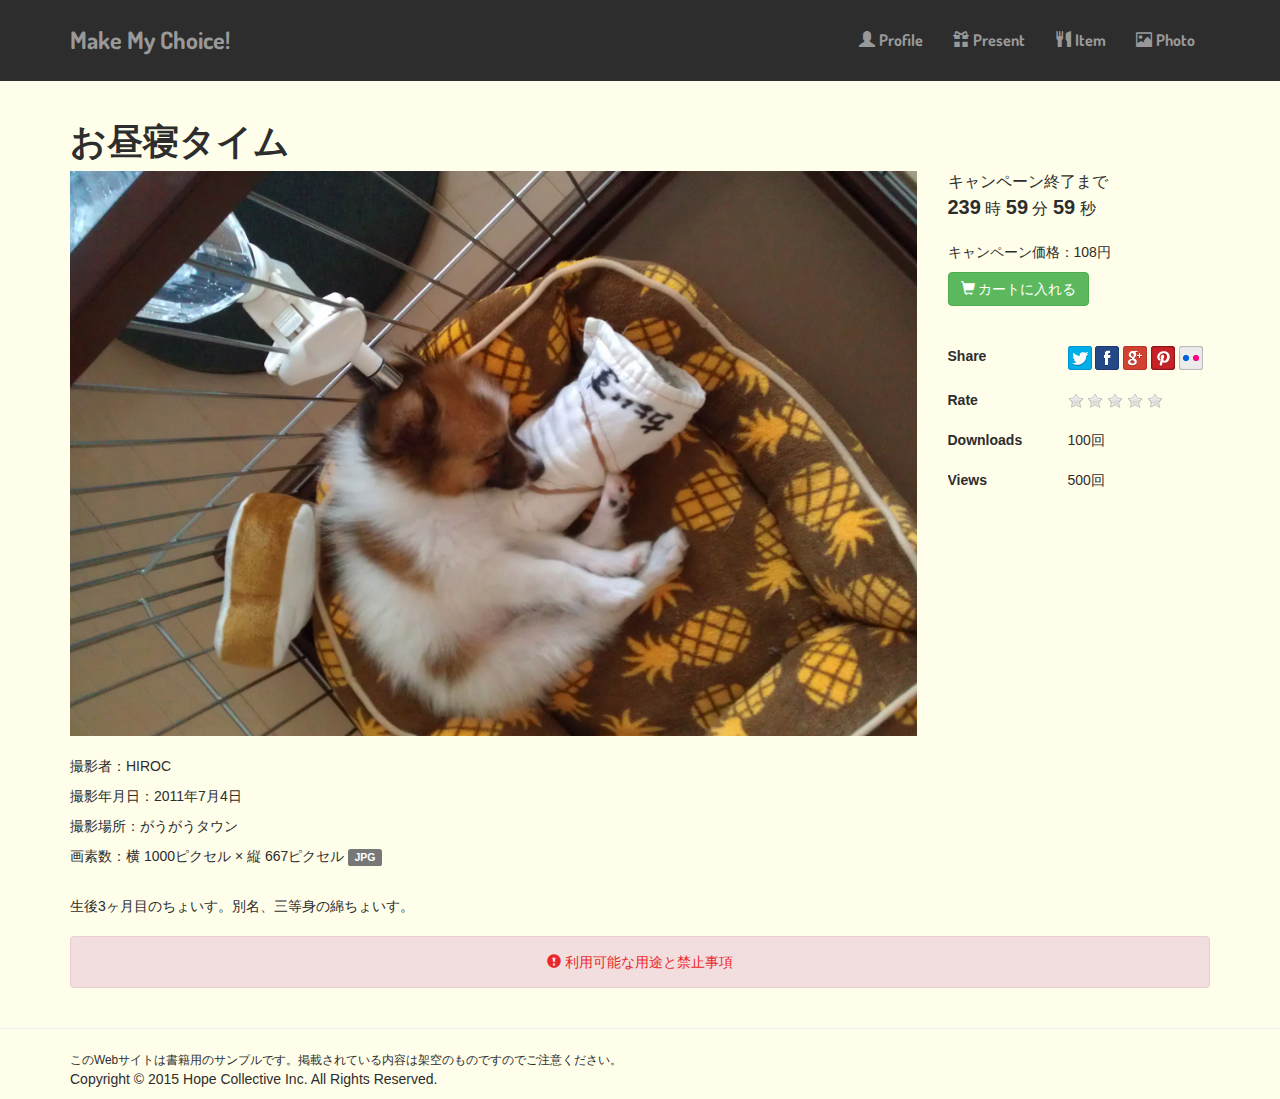
<file: step4/photo-detail.html>
<!DOCTYPE html>
<html lang="ja">
<head>
	<meta charset="utf-8">
	<meta http-equiv="X-UA-Compatible" content="IE=edge">
	<meta name="viewport" content="width=device-width, initial-scale=1">
	<title>Make My Choice! | Photo | お昼寝タイム</title>

	<!-- Bootstrap core CSS -->
	<link href="css/bootstrap.css" rel="stylesheet">

	<!-- Google Web Fonts CSS -->
	<link href="http://fonts.googleapis.com/css?family=Dosis:400,700" rel="stylesheet">

	<!-- Original CSS -->
	<link href="css/styles.css" rel="stylesheet">

	<!--[if lt IE 9]>
	<script src="https://oss.maxcdn.com/libs/html5shiv/3.7.0/html5shiv.js"></script>
	<script src="https://oss.maxcdn.com/libs/respond.js/1.4.2/respond.min.js"></script>
	<![endif]-->

</head>
<body>
	<header id="header" class="navbar navbar-inverse navbar-static-top" role="banner">
		<div class="container">
			<div class="navbar-header">
				<button type="button" class="navbar-toggle" data-toggle="collapse" data-target=".navbar-top">
					<span class="icon-bar"></span>
					<span class="icon-bar"></span>
					<span class="icon-bar"></span>
				</button>
				<a class="navbar-brand" href="./index.html">Make My Choice!</a>
			</div>
			<nav class="collapse navbar-collapse navbar-top navbar-right" role="navigation">
				<ul class="nav navbar-nav">
					<li><a href="./index.html"><span class="glyphicon glyphicon-user"></span>Profile</a></li>
					<li><a href="./present.html"><span class="glyphicon glyphicon-gift"></span>Present</a></li>
					<li><a href="./item.html"><span class="glyphicon glyphicon-cutlery"></span>Item</a></li>
					<li><a href="./photo.html"><span class="glyphicon glyphicon-picture"></span>Photo</a></li>
				</ul>
			</nav>
		</div>
	</header>
	<div id="content-photo-detail" class="container">
		<h1>お昼寝タイム</h1>
		<div class="row">
			<div class="col-xs-12 col-sm-7 col-md-8 col-lg-9">
				<img src="img/image-photo-detail.jpg" class="img-responsive" alt="" />
			</div>
			<div class="col-xs-12 col-sm-5 col-md-4 col-lg-3">
				<p class="remain">
					キャンペーン終了まで<br />
					<span id="rmn_month"></span>
				</p>
				<p class="price">キャンペーン価格：108円</p>
				<button type="button" class="btn btn-success">
					<span class="glyphicon glyphicon-shopping-cart"></span> カートに入れる
				</button>
				<dl class="dl-share dl-horizontal">
					<dt>Share</dt>
					<dd><img src="img/icon-twitter.png" width="24" height="24" alt="Twitter" />
					<img src="img/icon-facebook.png" width="24" height="24" alt="Facebook" />
					<img src="img/icon-google-plus.png" width="24" height="24" alt="Google Plus" />
					<img src="img/icon-pinterest.png" width="24" height="24" alt="Pinterest" />
					<img src="img/icon-flickr.png" width="24" height="24" alt="Flickr" /></dd>
				</dl>
				<dl class="dl-rate dl-horizontal">
					<dt>Rate</dt>
					<dd id="rate"></dd>
				</dl>
				<dl class="dl-downloads dl-horizontal">
					<dt>Downloads</dt>
					<dd>100回</dd>
				</dl>
				<dl class="dl-views dl-horizontal">
					<dt>Views</dt>
					<dd>500回</dd>
				</dl>
			</div>
		</div>
		<p class="author">撮影者：HIROC</p>
		<p class="date">撮影年月日：2011年7月4日</p>
		<p class="place">撮影場所：がうがうタウン</p>
		<p class="pixel">画素数：横 1000ピクセル × 縦 667ピクセル <span class="label label-default">JPG</span></p>
		<p class="caption">生後3ヶ月目のちょいす。別名、三等身の綿ちょいす。</p>
		<div class="alert alert-danger"><a href="#"><span class="glyphicon glyphicon-exclamation-sign"></span> 利用可能な用途と禁止事項</a></div>
	</div>
	<hr />
	<footer>
		<div class="container">
			<small>このWebサイトは書籍用のサンプルです。掲載されている内容は架空のものですのでご注意ください。</small>
			<p>Copyright &copy; 2015 Hope Collective Inc. All Rights Reserved.</p>
		</div>
	</footer>

	<script src="http://code.jquery.com/jquery-1.11.3.min.js"></script>
	<script src="js/bootstrap.js"></script>
	<script src="js/jquery.plugin.min.js"></script>
	<script src="js/jquery.countdown.js"></script>
	<script src="js/jquery.countdown-ja.js"></script>
	<script src="js/jquery.raty.js"></script>
	<script>
	<!--
		$(function() {
			// jquery.countdown.js
			var cntdown = new Date();
				cntdown.setDate(cntdown.getDate() + 10);
			$('#rmn_month').countdown({
				until  : cntdown,
				format : "HMS",
				layout : '<span class="num">{hn}</span> {hl} <span class="num">{mn}</span> {ml} <span class="num">{sn}</span> {sl}'
			});

			// jquery.raty.js
			$("#rate").raty({ path: 'img/raty' });
		});
	// -->
	</script>

</body>
</html>
</file>
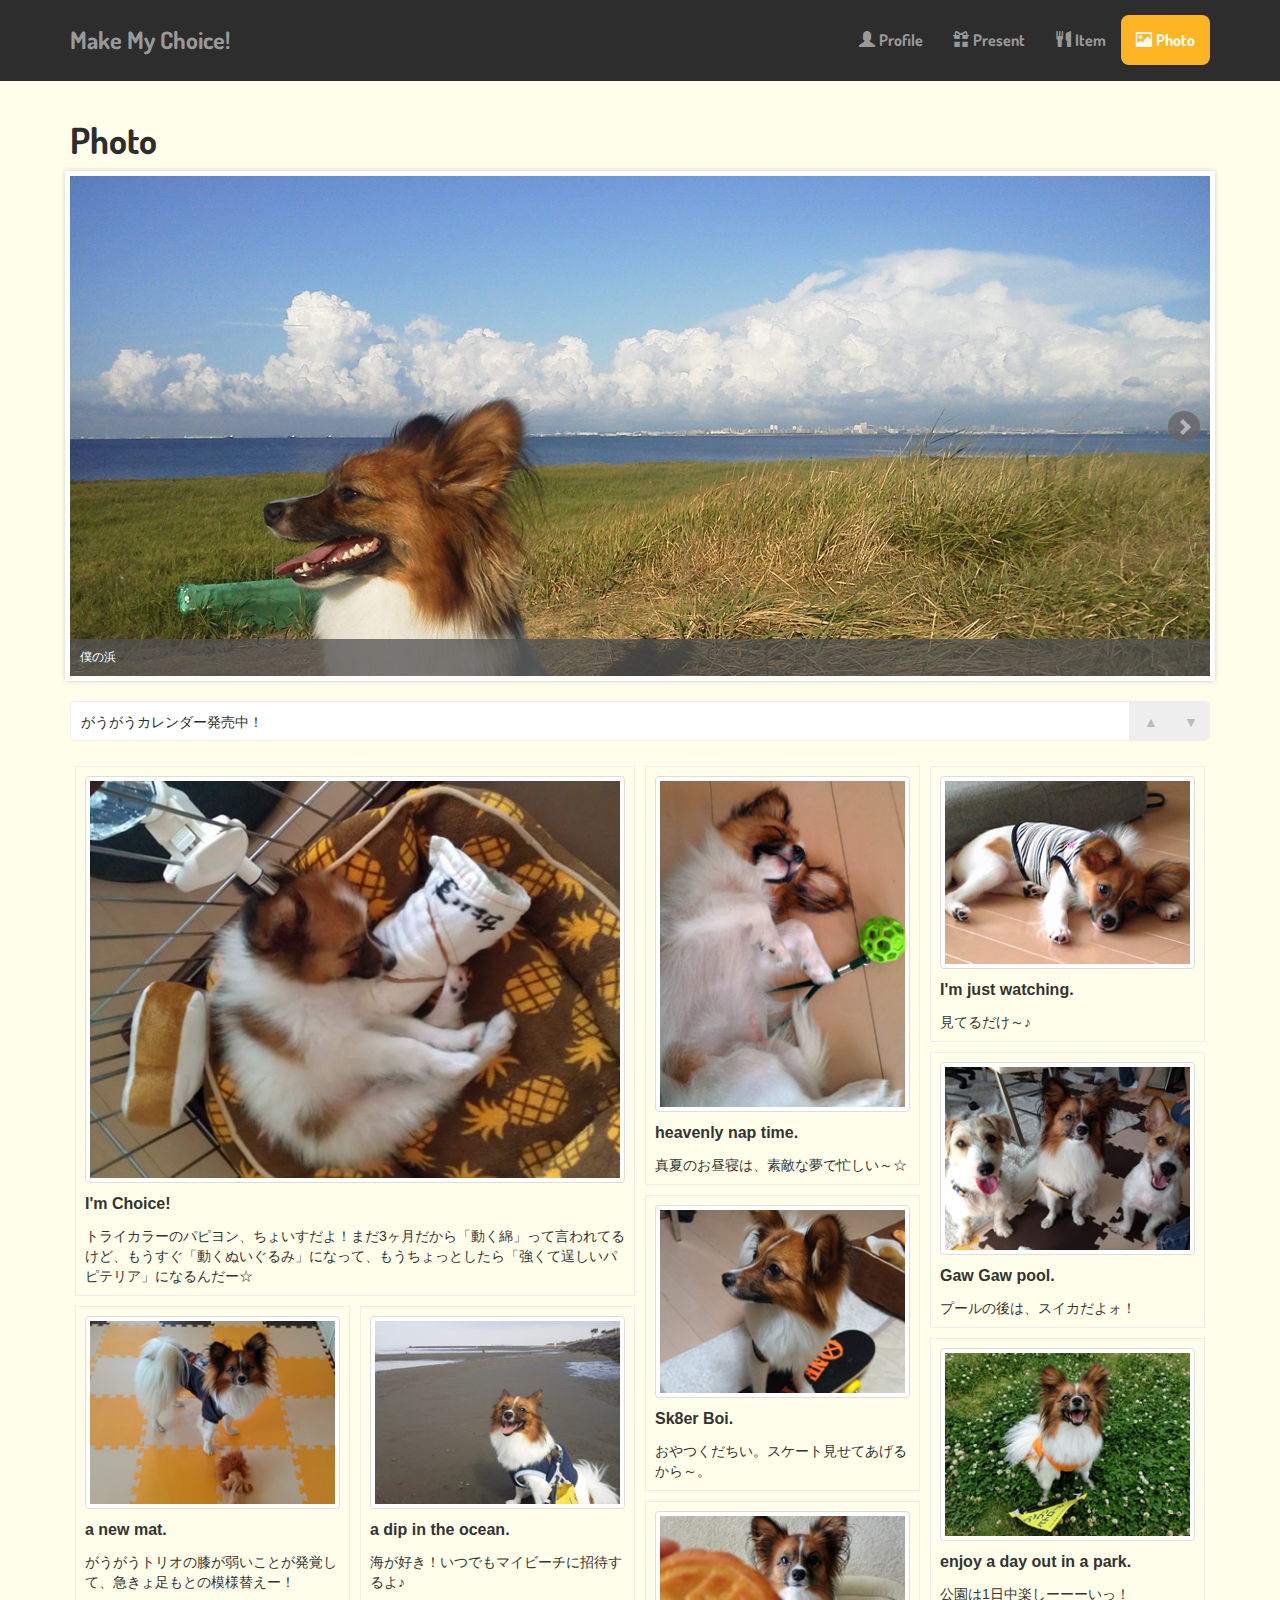
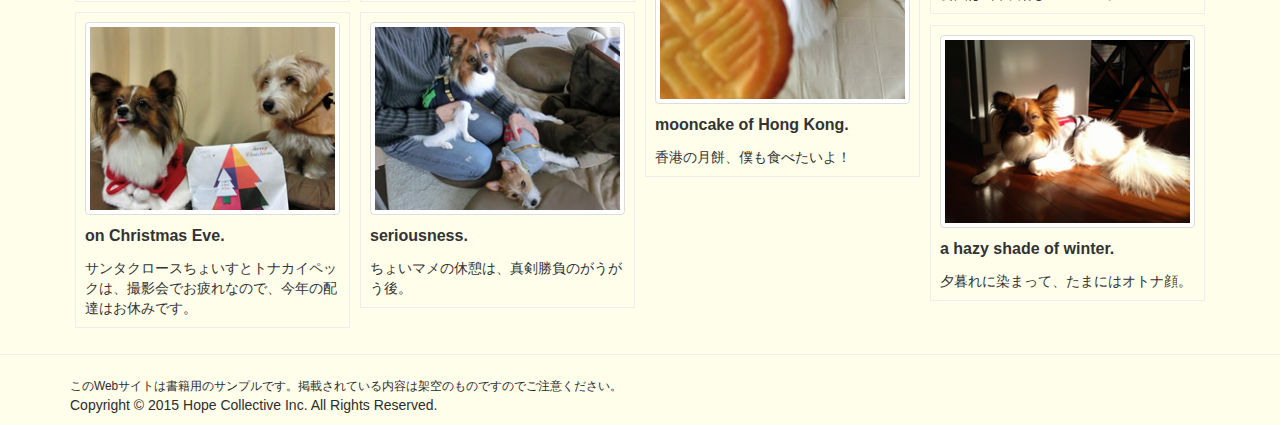
<file: step4/photo.html>
<!DOCTYPE html>
<html lang="ja">
<head>
	<meta charset="utf-8">
	<meta http-equiv="X-UA-Compatible" content="IE=edge">
	<meta name="viewport" content="width=device-width, initial-scale=1">
	<title>Make My Choice! | Photo</title>

	<!-- Bootstrap core CSS -->
	<link href="css/bootstrap.css" rel="stylesheet">

	<!-- Google Web Fonts CSS -->
	<link href="http://fonts.googleapis.com/css?family=Dosis:400,700" rel="stylesheet">

	<!-- bxslider CSS -->
	<link href="css/jquery.bxslider.css" rel="stylesheet">

	<!-- Original CSS -->
	<link href="css/styles.css" rel="stylesheet">

	<!--[if lt IE 9]>
	<script src="https://oss.maxcdn.com/libs/html5shiv/3.7.0/html5shiv.js"></script>
	<script src="https://oss.maxcdn.com/libs/respond.js/1.4.2/respond.min.js"></script>
	<![endif]-->

</head>
<body>
	<header id="header" class="navbar navbar-inverse navbar-static-top" role="banner">
		<div class="container">
			<div class="navbar-header">
				<button type="button" class="navbar-toggle" data-toggle="collapse" data-target=".navbar-top">
					<span class="icon-bar"></span>
					<span class="icon-bar"></span>
					<span class="icon-bar"></span>
				</button>
				<a class="navbar-brand" href="./index.html">Make My Choice!</a>
			</div>
			<nav class="collapse navbar-collapse navbar-top navbar-right" role="navigation">
				<ul class="nav navbar-nav">
					<li><a href="./index.html"><span class="glyphicon glyphicon-user"></span>Profile</a></li>
					<li><a href="./present.html"><span class="glyphicon glyphicon-gift"></span>Present</a></li>
					<li><a href="./item.html"><span class="glyphicon glyphicon-cutlery"></span>Item</a></li>
					<li class="active"><a href="./photo.html"><span class="glyphicon glyphicon-picture"></span>Photo</a></li>
				</ul>
			</nav>
		</div>
	</header>
	<div id="content-photo" class="container">
		<h1>Photo</h1>
		<div id="image-slider">
			<div><img src="img/image-photo1.jpg" title="僕の浜" /></div>
			<div><img src="img/image-photo2.jpg" title="昇竜拳vs波動拳" /></div>
			<div><img src="img/image-photo3.jpg" title="マメちゃんと隠れんぼ" /></div>
			<div><img src="img/image-photo4.jpg" title="ペックとお散歩" /></div>
			<div><img src="img/image-photo5.jpg" title="夜の街をパトロール" /></div>
			<div><img src="img/image-photo6.jpg" title="緑は僕のパラダイス" /></div>
		</div>
		<div class="row">
			<div class="col-xs-12">
				<div id="news-ticker">
					<ul class="news_ticker">
						<li>がうがうカレンダー発売中！</li>
						<li>がうがうツアー開催決定！</li>
						<li>ペックのYoutube公開！</li>
						<li>ちょいすのおやつご紹介！</li>
						<li>マメちゃんのサッカー教室開講</li>
					</ul>
					<div class="news_btn_wrapper">
						<div class="col-xs-1 news_btn_prev">▲</div>
						<div class="col-xs-1 news_btn_next">▼</div>
					</div>
				</div>
			</div>
		</div>
		<div id="photos" class="clearfix">
			<a class="item half" href="photo-detail.html">
				<div class="inner">
					<div class="item-inner">
						<img src="img/image-photo-thumbs1.jpg" class="img-thumbnail" alt="綿ちょいす" />
						<p class="title">I'm Choice!</p>
						<p class="caption">
							トライカラーのパピヨン、ちょいすだよ！まだ3ヶ月だから「動く綿」って言われてるけど、もうすぐ「動くぬいぐるみ」になって、もうちょっとしたら「強くて逞しいパピテリア」になるんだー☆
						</p>
					</div>
				</div>
			</a>
			<a class="item" href="photo-detail.html">
				<div class="inner">
					<div class="item-inner">
						<img src="img/image-photo-thumbs2.jpg" class="img-thumbnail" alt="お昼寝ちょいす" />
						<p class="title">heavenly nap time.</p>
						<p class="caption">真夏のお昼寝は、素敵な夢で忙しい～☆</p>
					</div>
				</div>
			</a>
			<a class="item" href="photo-detail.html">
				<div class="inner">
					<div class="item-inner">
						<img src="img/image-photo-thumbs3.jpg" class="img-thumbnail" alt="のぞき見ちょいす" />
						<p class="title">I'm just watching.</p>
						<p class="caption">見てるだけ～♪</p>
					</div>
				</div>
			</a>
			<a class="item" href="photo-detail.html">
				<div class="inner">
					<div class="item-inner">
						<img src="img/image-photo-thumbs4.jpg" class="img-thumbnail" alt="夏がうがう" />
						<p class="title">Gaw Gaw pool.</p>
						<p class="caption">プールの後は、スイカだよォ！</p>
					</div>
				</div>
			</a>
			<a class="item" href="photo-detail.html">
				<div class="inner">
					<div class="item-inner">
						<img src="img/image-photo-thumbs5.jpg" class="img-thumbnail" alt="スケーターちょいす" />
						<p class="title">Sk8er Boi.</p>
						<p class="caption">おやつくだちい。スケート見せてあげるから～。</p>
					</div>
				</div>
			</a>
			<a class="item" href="photo-detail.html">
				<div class="inner">
					<div class="item-inner">
						<img src="img/image-photo-thumbs6.jpg" class="img-thumbnail" alt="マットちょいす" />
						<p class="title">a new mat.</p>
						<p class="caption">がうがうトリオの膝が弱いことが発覚して、急きょ足もとの模様替えー！</p>
					</div>
				</div>
			</a>
			<a class="item" href="photo-detail.html">
				<div class="inner">
					<div class="item-inner">
						<img src="img/image-photo-thumbs7.jpg" class="img-thumbnail" alt="海ちょいす" />
						<p class="title">a dip in the ocean.</p>
						<p class="caption">海が好き！いつでもマイビーチに招待するよ♪</p>
					</div>
				</div>
			</a>
			<a class="item" href="photo-detail.html">
				<div class="inner">
					<div class="item-inner">
						<img src="img/image-photo-thumbs8.jpg" class="img-thumbnail" alt="公園ちょいす" />
						<p class="title">enjoy a day out in a park.</p>
						<p class="caption">公園は1日中楽しーーーいっ！</p>
					</div>
				</div>
			</a>
			<a class="item" href="photo-detail.html">
				<div class="inner">
					<div class="item-inner">
						<img src="img/image-photo-thumbs9.jpg" class="img-thumbnail" alt="月餅ちょいす" />
						<p class="title">mooncake of Hong Kong.</p>
						<p class="caption">香港の月餅、僕も食べたいよ！</p>
					</div>
				</div>
			</a>
			<a class="item" href="photo-detail.html">
				<div class="inner">
					<div class="item-inner">
						<img src="img/image-photo-thumbs10.jpg" class="img-thumbnail" alt="サンタちょいすとトナカイペック" />
						<p class="title">on Christmas Eve.</p>
						<p class="caption">サンタクロースちょいすとトナカイペックは、撮影会でお疲れなので、今年の配達はお休みです。</p>
					</div>
				</div>
			</a>
			<a class="item" href="photo-detail.html">
				<div class="inner">
					<div class="item-inner">
						<img src="img/image-photo-thumbs11.jpg" class="img-thumbnail" alt="真剣ちょいマメ" />
						<p class="title">seriousness.</p>
						<p class="caption">ちょいマメの休憩は、真剣勝負のがうがう後。</p>
					</div>
				</div>
			</a>
			<a class="item" href="photo-detail.html">
				<div class="inner">
					<div class="item-inner">
						<img src="img/image-photo-thumbs12.jpg" class="img-thumbnail" alt="" />
						<p class="title">a hazy shade of winter.</p>
						<p class="caption">夕暮れに染まって、たまにはオトナ顔。</p>
					</div>
				</div>
			</a>
		</div>
	</div>
	<hr />
	<footer>
		<div class="container">
			<small>このWebサイトは書籍用のサンプルです。掲載されている内容は架空のものですのでご注意ください。</small>
			<p>Copyright &copy; 2015 Hope Collective Inc. All Rights Reserved.</p>
		</div>
	</footer>

	<script src="http://code.jquery.com/jquery-1.11.3.min.js"></script>
	<script src="js/bootstrap.js"></script>
	<script src="js/jquery.bxslider.js"></script>
	<script src="js/jquery.masonry.js"></script>
	<script src="js/imagesloaded.js"></script>
	<script>
	<!--
		$(function() {
			// jquery.bxslider.js
			$('#image-slider').bxSlider({
				auto             : false,
				speed            : 1000,
				pager            : false,
				captions         : true,
				infiniteLoop     : false,
				hideControlOnEnd : true
			});

			// ニュースティッカー
			function ticker() {
				$('.news_ticker li:first').slideUp( function() {
					$(this).appendTo($('.news_ticker')).slideDown();
				});
			}
			setInterval(function() {
				ticker();
			}, 5000);
			$('.news_btn_prev').click(function() {
				$('.news_ticker li:last').prependTo($('.news_ticker')).css("display","none").slideDown();
			});
			$('.news_btn_next').click(function() {
				$('.news_ticker li:first').slideUp( function(){
				$(this).appendTo($('.news_ticker')).slideDown();
				});
			});

			// jquery.masorny.js
			$("#photos").imagesLoaded(function(){
				$("#photos").masonry({
					itemSelector : '.item',
					columnWidth  : 285
				});
			});

		});
	// -->
	</script>
</body>
</html>
</file>
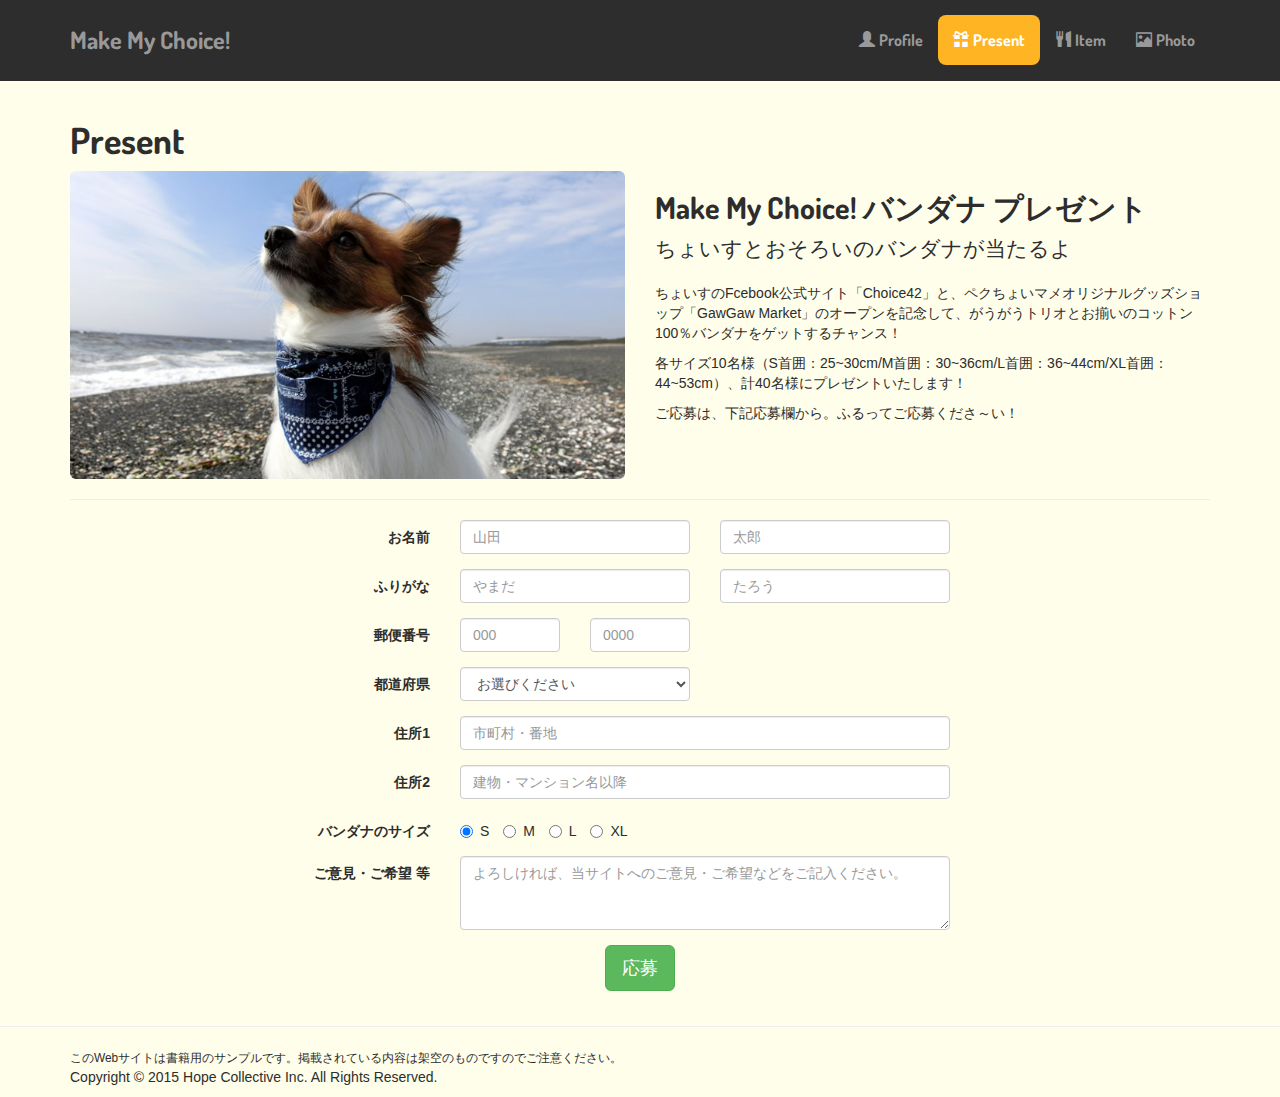
<file: step4/present.html>
<!DOCTYPE html>
<html lang="ja">
<head>
	<meta charset="utf-8">
	<meta http-equiv="X-UA-Compatible" content="IE=edge">
	<meta name="viewport" content="width=device-width, initial-scale=1">
	<title>Make My Choice! | Present</title>

	<!-- Bootstrap core CSS -->
	<link href="css/bootstrap.css" rel="stylesheet">

	<!-- Google Web Fonts CSS -->
	<link href="http://fonts.googleapis.com/css?family=Dosis:400,700" rel="stylesheet">

	<!-- Original CSS -->
	<link href="css/styles.css" rel="stylesheet">

	<!--[if lt IE 9]>
	<script src="https://oss.maxcdn.com/libs/html5shiv/3.7.0/html5shiv.js"></script>
	<script src="https://oss.maxcdn.com/libs/respond.js/1.4.2/respond.min.js"></script>
	<![endif]-->

</head>
<body>
	<header id="header" class="navbar navbar-inverse navbar-static-top" role="banner">
		<div class="container">
			<div class="navbar-header">
				<button type="button" class="navbar-toggle" data-toggle="collapse" data-target=".navbar-top">
					<span class="icon-bar"></span>
					<span class="icon-bar"></span>
					<span class="icon-bar"></span>
				</button>
				<a class="navbar-brand" href="./index.html">Make My Choice!</a>
			</div>
			<nav class="collapse navbar-collapse navbar-top navbar-right" role="navigation">
				<ul class="nav navbar-nav">
					<li><a href="./index.html"><span class="glyphicon glyphicon-user"></span>Profile</a></li>
					<li class="active"><a href="./present.html"><span class="glyphicon glyphicon-gift"></span>Present</a></li>
					<li><a href="./item.html"><span class="glyphicon glyphicon-cutlery"></span>Item</a></li>
					<li><a href="./photo.html"><span class="glyphicon glyphicon-picture"></span>Photo</a></li>
				</ul>
			</nav>
		</div>
	</header>
	<div id="content-present" class="container">
		<h1>Present</h1>
		<div class="row">
			<div class="col-xs-12 col-md-6">
				<img src="img/image-present.jpg" class="img-responsive img-rounded" width="720" height="400" alt="" />
			</div>
			<div class="col-xs-12 col-md-6">
				<h2>Make My Choice! バンダナ プレゼント</h2>
				<p class="lead">ちょいすとおそろいのバンダナが当たるよ</p>
				<p>ちょいすのFcebook公式サイト「Choice42」と、ペクちょいマメオリジナルグッズショップ「GawGaw Market」のオープンを記念して、がうがうトリオとお揃いのコットン100％バンダナをゲットするチャンス！</p>
				<p>各サイズ10名様（S首囲：25~30cm/M首囲：30~36cm/L首囲：36~44cm/XL首囲：44~53cm）、計40名様にプレゼントいたします！</p>
				<p>ご応募は、下記応募欄から。ふるってご応募くださ～い！</p>
			</div>
		</div>
		<hr />
		<form class="form-horizontal" role="form">
			<div class="form-group">
				<label for="inputName" class="col-sm-4 control-label">お名前</label>
				<div class="col-sm-8">
					<div class="row">
						<div class="col-sm-4">
							<input type="text" class="form-control" id="inputName" placeholder="山田">
						</div>
						<div class="col-sm-4">
							<input type="text" class="form-control" placeholder="太郎">
						</div>
					</div>
				</div>
			</div>
			<div class="form-group">
				<label for="inputKana" class="col-sm-4 control-label">ふりがな</label>
				<div class="col-sm-8">
					<div class="row">
						<div class="col-sm-4">
							<input type="text" class="form-control" id="inputKana" placeholder="やまだ">
						</div>
						<div class="col-sm-4">
							<input type="text" class="form-control" placeholder="たろう">
						</div>
					</div>
				</div>
			</div>
			<div class="form-group">
				<label for="inputZip" class="control-label col-sm-4">郵便番号</label>
				<div class="col-sm-8">
					<div class="row">
						<div class="col-xs-6 col-sm-2 col-md-2 col-lg-2">
							<input type="text" class="form-control" id="inputZip" placeholder="000">
						</div>
						<div class="col-xs-6 col-sm-3 col-md-2 col-lg-2">
							<input type="text" class="form-control" placeholder="0000">
						</div>
					</div>
				</div>
			</div>
			<div class="form-group">
				<label for="inputPrefectural" class="control-label col-sm-4">都道府県</label>
				<div class="col-sm-8">
					<div class="row">
						<div class="col-sm-5 col-md-4 col-lg-4">
							<select class="form-control">
								<option value="" selected="selected">お選びください</option>
								<option value="北海道">北海道
								<option value="青森県">青森県
								<option value="岩手県">岩手県
								<option value="宮城県">宮城県
								<option value="秋田県">秋田県
								<option value="山形県">山形県
								<option value="福島県">福島県
								<option value="茨城県">茨城県
								<option value="栃木県">栃木県
								<option value="群馬県">群馬県
								<option value="埼玉県">埼玉県
								<option value="千葉県">千葉県
								<option value="東京都">東京都
								<option value="神奈川県">神奈川県
								<option value="新潟県">新潟県
								<option value="富山県">富山県
								<option value="石川県">石川県
								<option value="福井県">福井県
								<option value="山梨県">山梨県
								<option value="長野県">長野県
								<option value="岐阜県">岐阜県
								<option value="静岡県">静岡県
								<option value="愛知県">愛知県
								<option value="三重県">三重県
								<option value="滋賀県">滋賀県
								<option value="京都府">京都府
								<option value="大阪府">大阪府
								<option value="兵庫県">兵庫県
								<option value="奈良県">奈良県
								<option value="和歌山県">和歌山県
								<option value="鳥取県">鳥取県
								<option value="島根県">島根県
								<option value="岡山県">岡山県
								<option value="広島県">広島県
								<option value="山口県">山口県
								<option value="徳島県">徳島県
								<option value="香川県">香川県
								<option value="愛媛県">愛媛県
								<option value="高知県">高知県
								<option value="福岡県">福岡県
								<option value="佐賀県">佐賀県
								<option value="長崎県">長崎県
								<option value="熊本県">熊本県
								<option value="大分県">大分県
								<option value="宮崎県">宮崎県
								<option value="鹿児島県">鹿児島県
								<option value="沖縄県">沖縄県
							</select>
						</div>
					</div>
				</div>
			</div>
			<div class="form-group">
				<label for="inputAddress1" class="control-label col-sm-4">住所1</label>
				<div class="col-sm-8">
					<div class="row">
						<div class="col-sm-8">
							<input type="text" class="form-control" id="inputAddress1" placeholder="市町村・番地">
						</div>
					</div>
				</div>
			</div>
			<div class="form-group">
				<label for="inputAddress2" class="control-label col-sm-4">住所2</label>
				<div class="col-sm-8">
					<div class="row">
						<div class="col-sm-8">
							<input type="text" class="form-control" id="inputAddress2" placeholder="建物・マンション名以降">
						</div>
					</div>
				</div>
			</div>
			<div class="form-group">
				<label for="radioSize" class="control-label col-sm-4">バンダナのサイズ</label>
				<div class="col-sm-8">
					<div class="row">
						<div class="col-sm-8">
							<label class="radio-inline">
								<input type="radio" name="optionsRadios" value="s" checked="checked">S
							</label>
							<label class="radio-inline">
								<input type="radio" name="optionsRadios" value="m">M
							</label>
							<label class="radio-inline">
								<input type="radio" name="optionsRadios" value="l">L
							</label>
							<label class="radio-inline">
								<input type="radio" name="optionsRadios" value="xl">XL
							</label>
						</div>
					</div>
				</div>
			</div>
			<div class="form-group">
				<label for="inputComment" class="control-label col-sm-4">ご意見・ご希望 等</label>
				<div class="col-sm-8">
					<div class="row">
						<div class="col-sm-8">
							<textarea class="form-control" rows="3" placeholder="よろしければ、当サイトへのご意見・ご希望などをご記入ください。"></textarea>
						</div>
					</div>
				</div>
			</div>
			<div class="form-group">
				<div class="col-sm-12 text-center">
					<button type="submit" class="btn btn-success btn-lg">応募</button>
				</div>
			</div>
		</form>
	</div>
	<hr />
	<footer>
		<div class="container">
			<small>このWebサイトは書籍用のサンプルです。掲載されている内容は架空のものですのでご注意ください。</small>
			<p>Copyright &copy; 2015 Hope Collective Inc. All Rights Reserved.</p>
		</div>
	</footer>

	<script src="http://code.jquery.com/jquery-1.11.3.min.js"></script>
	<script src="js/bootstrap.js"></script>

</body>
</html>
</file>
<file: step2/css/styles.css>
@charset "UTF-8";

/*//////////////////////////////////////////////////////////////////////////////

styles.css

--------------------------------------------------------------------------------

 000. common
 001. content-profile
 002. content-present

//////////////////////////////////////////////////////////////////////////////*/

/* 000. common
 * サイトで共通のスタイルを定義します
 * ========================================================================== */
body {
	color            : #2d2d2d;
	font-family      : 'メイリオ', Meiryo, "ヒラギノ角ゴ Pro W3", "Hiragino Kaku Gothic Pro", 'ＭＳ Ｐゴシック', sans-serif;
	background-color : #fffeea;
	}

/* ナビゲーションバーのカスタマイズ */
.navbar-inverse {
	padding-top    : 15px;
	padding-bottom : 15px;
	border-color   : #2d2d2d;
	background     : #2d2d2d;
	}
	.navbar-inverse .navbar-toggle {
		border-color : #444444;
		}
	.navbar-inverse .navbar-brand {
		color       : #999999;
		font-family : "Dosis", sans-serif;
		font-size   : 24px;
		font-weight : 700;
		}
	.navbar-inverse .navbar-brand:hover {
		color : #ffffff;
		}

	.navbar-inverse .navbar-nav {
		font-family : "Dosis", sans-serif;
		font-size   : 16px;
		font-weight : 700;
		}
		.navbar-inverse .navbar-nav > li > a {
			color                 : #999999;
			-webkit-border-radius : 8px;
			-moz-border-radius    : 8px;
			border-radius         : 8px;
			}
			.navbar-inverse .navbar-nav > li > a .glyphicon {
				margin-right : 4px;
				}
		.navbar-inverse .navbar-nav > li > a:hover {
			color : #ffffff;
			}
		.navbar-inverse .navbar-nav > .active > a {
			color            : #ffffff;
			background-color : #ffb423;
			}
		.navbar-inverse .navbar-nav > .active > a:hover {
			color            : #ffffff;
			background-color : #000000;
			}

/* 見出しのスタイル */
h1, h2, h3 {
	font-family : "Dosis",'メイリオ', Meiryo, "ヒラギノ角ゴ Pro W3", "Hiragino Kaku Gothic Pro", 'ＭＳ Ｐゴシック', sans-serif;
	font-weight : 700;
	}

/* 001. content-profile
 * Profileページ固有のスタイルを定義します
 * ========================================================================== */
#content-profile {}

	#btn-social {
		margin-top : 10px;
		}

	#section-data {}
		#section-data ul {
			background : #f2f0d1;
			padding    : 20px;
			-webkit-border-radius : 5px;
			-moz-border-radius    : 5px;
			border-radius         : 5px;
			}
			#section-data ul li {
				margin-top : 10px;
				}
			#section-data ul li:first-child {
				margin-top : 0;
				}
				#section-data ul li p {
					margin : 0;
					}

	#section-history {}
		#section-history .table-striped {
			background : #fffeea;
			}
			#section-history .table > thead > tr > th,
			#section-history .table > tbody > tr > th,
			#section-history .table > tfoot > tr > th,
			#section-history .table > thead > tr > td,
			#section-history .table > tbody > tr > td,
			#section-history .table > tfoot > tr > td {
				border-top : 1px solid #e0dfc3;
				}
			#section-history .table-striped > tbody > tr:nth-child(odd) > td,
			#section-history .table-striped > tbody > tr:nth-child(odd) > th {
					background-color : #f2f0d1;
				}

/* 002. #content-present
 * Presentページ固有のスタイルを定義します
 * ========================================================================== */
#content-present {}
</file>
<file: step3/css/styles.css>
@charset "UTF-8";

/*//////////////////////////////////////////////////////////////////////////////

styles.css

--------------------------------------------------------------------------------

 000. common
 001. content-profile
 002. content-present
 003. content-item

//////////////////////////////////////////////////////////////////////////////*/

/* 000. common
 * サイトで共通のスタイルを定義します
 * ========================================================================== */
body {
	color            : #2d2d2d;
	font-family      : 'メイリオ', Meiryo, "ヒラギノ角ゴ Pro W3", "Hiragino Kaku Gothic Pro", 'ＭＳ Ｐゴシック', sans-serif;
	background-color : #fffeea;
	}

/* ナビゲーションバーのカスタマイズ */
.navbar-inverse {
	padding-top    : 15px;
	padding-bottom : 15px;
	border-color   : #2d2d2d;
	background     : #2d2d2d;
	}
	.navbar-inverse .navbar-toggle {
		border-color : #444444;
		}
	.navbar-inverse .navbar-brand {
		color       : #999999;
		font-family : "Dosis", sans-serif;
		font-size   : 24px;
		font-weight : 700;
		}
	.navbar-inverse .navbar-brand:hover {
		color : #ffffff;
		}

	.navbar-inverse .navbar-nav {
		font-family : "Dosis", sans-serif;
		font-size   : 16px;
		font-weight : 700;
		}
		.navbar-inverse .navbar-nav > li > a {
			color                 : #999999;
			-webkit-border-radius : 8px;
			-moz-border-radius    : 8px;
			border-radius         : 8px;
			}
			.navbar-inverse .navbar-nav > li > a .glyphicon {
				margin-right : 4px;
				}
		.navbar-inverse .navbar-nav > li > a:hover {
			color : #ffffff;
			}
		.navbar-inverse .navbar-nav > .active > a {
			color            : #ffffff;
			background-color : #ffb423;
			}
		.navbar-inverse .navbar-nav > .active > a:hover {
			color            : #ffffff;
			background-color : #000000;
			}

/* 見出しのスタイル */
h1, h2, h3 {
	font-family : "Dosis",'メイリオ', Meiryo, "ヒラギノ角ゴ Pro W3", "Hiragino Kaku Gothic Pro", 'ＭＳ Ｐゴシック', sans-serif;
	font-weight : 700;
	}

/* 001. content-profile
 * Profileページ固有のスタイルを定義します
 * ========================================================================== */
#content-profile {}

	#btn-social {
		margin-top : 10px;
		}

	#section-data {}
		#section-data ul {
			background : #f2f0d1;
			padding    : 20px;
			-webkit-border-radius : 5px;
			-moz-border-radius    : 5px;
			border-radius         : 5px;
			}
			#section-data ul li {
				margin-top : 10px;
				}
			#section-data ul li:first-child {
				margin-top : 0;
				}
				#section-data ul li p {
					margin : 0;
					}

	#section-history {}
		#section-history .table-striped {
			background : #fffeea;
			}
			#section-history .table > thead > tr > th,
			#section-history .table > tbody > tr > th,
			#section-history .table > tfoot > tr > th,
			#section-history .table > thead > tr > td,
			#section-history .table > tbody > tr > td,
			#section-history .table > tfoot > tr > td {
				border-top : 1px solid #e0dfc3;
				}
			#section-history .table-striped > tbody > tr:nth-child(odd) > td,
			#section-history .table-striped > tbody > tr:nth-child(odd) > th {
					background-color : #f2f0d1;
				}

/* 002. #content-present
 * Presentページ固有のスタイルを定義します
 * ========================================================================== */
#content-present {}

/* 003. item
 * Itemページ固有のスタイルを定義します
 * ========================================================================== */
#content-item {}
	#item-tab {
		margin-top : 20px;
		}
		#item-tab > li > a {
			color : #333333;
		}
		#item-tab > li.active > a,
		#item-tab > li.active > a:hover,
		#item-tab > li.active > a:focus {
			background-color : #fffeea;
			}
		#item-tab > li > a:hover {
			background-color : #f2f0d1;
			}
@media (min-width: 768px) {
		#item-tab.nav-justified > .active > a,
		#item-tab.nav-justified > .active > a:hover,
		#item-tab.nav-justified > .active > a:focus {
			border-bottom-color : #fffeea;
			}
}
		#content-item .nav .open > a,
		#content-item .nav .open > a:hover,
		#content-item .nav .open > a:focus {
			border-color     : transparent;
			background-color : #f2f0d1;
			}

	#item-tab-content {}

		#tab-content-about {}
			#item-about-row {
				margin-top : 20px;
				}
			#item-about-accordion {
				margin-top : 20px;
				}
				#item-about-accordion .panel-heading {
					background : #2d2d2d;
					}
					#item-about-accordion .panel-heading .panel-title {
						font-weight : normal;
						}
						#item-about-accordion .panel-heading .panel-title a {
							color : #999999;
							}
						#item-about-accordion .panel-heading .panel-title a:hover {
							color : #ffffff;
							}

		#tab-content-spec {}
			#tab-content-spec .alert {
				margin-top : 20px;
				}
			#tab-content-spec .table {
				margin-top : 20px;
				background : #ffffff;
				}
				#spec .table th {
					color      : #ffffff;
					background : #2d2d2d;
					}

		#tab-content-spec {}
			#tab-content-gallery1 .row + .row,
			#tab-content-gallery2 .row + .row {
				margin-top : 20px;
				}
				#tab-content-gallery1 a,
				#tab-content-gallery2 a {
					display : block;
					}
</file>
<file: step4/css/styles.css>
@charset "UTF-8";

/*//////////////////////////////////////////////////////////////////////////////

styles.css

--------------------------------------------------------------------------------

 000. common
 001. content-profile
 002. content-present
 003. content-item
 004. content-photo
 005. content-photo-detail

//////////////////////////////////////////////////////////////////////////////*/

/* 000. common
 * サイトで共通のスタイルを定義します
 * ========================================================================== */
body {
	height           : 100% !important;
	color            : #2d2d2d;
	font-family      : 'メイリオ', Meiryo, "ヒラギノ角ゴ Pro W3", "Hiragino Kaku Gothic Pro", 'ＭＳ Ｐゴシック', sans-serif;
	background-color : #fffeea;
	}

/* ナビゲーションバーのカスタマイズ */
.navbar-inverse {
	padding-top    : 15px;
	padding-bottom : 15px;
	border-color   : #2d2d2d;
	background     : #2d2d2d;
	}
	.navbar-inverse .navbar-toggle {
		border-color : #444444;
		}
	.navbar-inverse .navbar-brand {
		color       : #999999;
		font-family : "Dosis", sans-serif;
		font-size   : 24px;
		font-weight : 700;
		}
	.navbar-inverse .navbar-brand:hover {
		color : #ffffff;
		}

	.navbar-inverse .navbar-nav {
		font-family : "Dosis", sans-serif;
		font-size   : 16px;
		font-weight : 700;
		}
		.navbar-inverse .navbar-nav > li > a {
			color                 : #999999;
			-webkit-border-radius : 8px;
			-moz-border-radius    : 8px;
			border-radius         : 8px;
			}
			.navbar-inverse .navbar-nav > li > a .glyphicon {
				margin-right : 4px;
				}
		.navbar-inverse .navbar-nav > li > a:hover {
			color : #ffffff;
			}
		.navbar-inverse .navbar-nav > .active > a {
			color            : #ffffff;
			background-color : #ffb423;
			}
		.navbar-inverse .navbar-nav > .active > a:hover {
			color            : #ffffff;
			background-color : #000000;
			}

/* 見出しのスタイル */
h1, h2, h3 {
	font-family : "Dosis",'メイリオ', Meiryo, "ヒラギノ角ゴ Pro W3", "Hiragino Kaku Gothic Pro", 'ＭＳ Ｐゴシック', sans-serif;
	font-weight : 700;
	}

/* 001. content-profile
 * Profileページ固有のスタイルを定義します
 * ========================================================================== */
#content-profile {}

	#btn-social {
		margin-top : 10px;
		}

	#section-data {}
		#section-data ul {
			background : #f2f0d1;
			padding    : 20px;
			-webkit-border-radius : 5px;
			-moz-border-radius    : 5px;
			border-radius         : 5px;
			}
			#section-data ul li {
				margin-top : 10px;
				}
			#section-data ul li:first-child {
				margin-top : 0;
				}
				#section-data ul li p {
					margin : 0;
					}

	#section-history {}
		#section-history .table-striped {
			background : #fffeea;
			}
			#section-history .table > thead > tr > th,
			#section-history .table > tbody > tr > th,
			#section-history .table > tfoot > tr > th,
			#section-history .table > thead > tr > td,
			#section-history .table > tbody > tr > td,
			#section-history .table > tfoot > tr > td {
				border-top : 1px solid #e0dfc3;
				}
			#section-history .table-striped > tbody > tr:nth-child(odd) > td,
			#section-history .table-striped > tbody > tr:nth-child(odd) > th {
					background-color : #f2f0d1;
				}

/* 002. #content-present
 * Presentページ固有のスタイルを定義します
 * ========================================================================== */
#content-present {}

/* 003. item
 * Itemページ固有のスタイルを定義します
 * ========================================================================== */
#content-item {}
	#item-tab {
		margin-top : 20px;
		}
		#item-tab > li > a {
			color : #333333;
		}
		#item-tab > li.active > a,
		#item-tab > li.active > a:hover,
		#item-tab > li.active > a:focus {
			background-color : #fffeea;
			}
		#item-tab > li > a:hover {
			background-color : #f2f0d1;
			}
@media (min-width: 768px) {
		#item-tab.nav-justified > .active > a,
		#item-tab.nav-justified > .active > a:hover,
		#item-tab.nav-justified > .active > a:focus {
			border-bottom-color : #fffeea;
			}
}
		#content-item .nav .open > a,
		#content-item .nav .open > a:hover,
		#content-item .nav .open > a:focus {
			border-color     : transparent;
			background-color : #f2f0d1;
			}

	#item-tab-content {}

		#tab-content-about {}
			#item-about-row {
				margin-top : 20px;
				}
			#item-about-accordion {
				margin-top : 20px;
				}
				#item-about-accordion .panel-heading {
					background : #2d2d2d;
					}
					#item-about-accordion .panel-heading .panel-title {
						font-weight : normal;
						}
						#item-about-accordion .panel-heading .panel-title a {
							color : #999999;
							}
						#item-about-accordion .panel-heading .panel-title a:hover {
							color : #ffffff;
							}

		#tab-content-spec {}
			#tab-content-spec .alert {
				margin-top : 20px;
				}
			#tab-content-spec .table {
				margin-top : 20px;
				background : #ffffff;
				}
				#spec .table th {
					color      : #ffffff;
					background : #2d2d2d;
					}

		#tab-content-spec {}
			#tab-content-gallery1 .row + .row,
			#tab-content-gallery2 .row + .row {
				margin-top : 20px;
				}
				#tab-content-gallery1 a,
				#tab-content-gallery2 a {
					display : block;
					}

/* 004. content-photo
 * Photoページ固有のスタイルを定義します
 * ========================================================================== */
#content-photo {}
	#content-photo .bx-wrapper {
		margin-bottom : 0;
		}
		#content-photo .bx-wrapper .bx-viewport {
			-webkit-box-sizing : content-box;
			-moz-box-sizing    : content-box;
			box-sizing         : content-box;
			}

	#news-ticker {
		position     : relative;
		margin-top   : 20px;
		padding-left : 10px;
		height       : 40px;
		border       : 1px #eeeeee solid;
		line-height  : 40px;
		background   : #ffffff;
		overflow     : hidden;
		-webkit-border-radius : 5px;
		-moz-border-radius    : 5px;
		border-radius         : 5px;
		}
		#news-ticker .news_ticker {
			height      : 40px;
			padding     : 0;
			border-left : none;
			list-style  : none;
			}
			ul.news_ticker li {
				margin-left  : 0;
				padding-left : 0;
				}
		#news-ticker .news_btn_wrapper {
			position : absolute;
			right    : 0;
			top      : 0;
			}
			#news-ticker .news_btn_prev,
			#news-ticker .news_btn_next {
				width       : 40px;
				color       : #bbbbbb;
				text-align  : center;
				line-height : 40px;
				background  : #eeeeee;
				}
			#news-ticker .news_btn_prev:hover,
			#news-ticker .news_btn_next:hover{
				cursor     : pointer;
				background : #dddddd;
				}

	#photos {
		width  : 100%;
		margin : 20px auto 0 auto;
		}
		#photos .item {
			display : block;
			float   : left;
			width   : 285px;
			color   : #333333;
			}
		#photos .item.half {
			width   : 285px;
			}
			@media (min-width: 617px) {
					#photos .item.half {
						width   : 570px;
						}
			}

		#photos .item:hover {
			color           : #333333;
			text-decoration : none;
			}
			#photos .item .inner {
				padding : 5px;
				}
				#photos .item .item-inner {
					padding : 9px;
					border  : 1px #eeeeee solid;
					}
					#photos .item .title {
						margin-top  : 10px;
						font-size   : 16px;
						font-weight : bold;
						}
					#photos .item .caption {
						margin : 0;
						}

/* 005. content-photo-detail
 * Photo詳細ページ固有のスタイルを定義します
 * ========================================================================== */
#content-photo-detail {}
	#content-photo-detail .remain {
		margin-top : 20px;
		font-size  : 16px;
		}
		#content-photo-detail .remain .num {
			font-size   : 20px;
			font-weight : bold;
			}
	#content-photo-detail .price {
		margin-top : 20px;
		}
	#content-photo-detail .btn {
		margin-top : 0;
		}
	#content-photo-detail dl {
		margin-bottom : 10px;
		}
	#content-photo-detail .btn + dl {
		margin-top : 40px;
		}
		#content-photo-detail dl dt {
			width      : 120px;
			text-align : left;
			}
		#content-photo-detail dl dd {
			margin-left : 0;
			}

	#content-photo-detail .author {
		margin-top : 20px;
		}

	#content-photo-detail .caption {
		margin-top : 30px;
		}

	#content-photo-detail .alert {
		margin-top : 20px;
		text-align : center;
		}
		#content-photo-detail .alert a {
			color : #ec2727;
			}

@media (min-width: 768px) {
		#content-photo-detail .remain {
			margin-top : 0;
			font-size  : 16px;
			}
		#content-photo-detail dl {
			margin-bottom : 20px;
			}
			#content-photo-detail dl dd {
				margin-left : 120px;
				}
}
</file>
